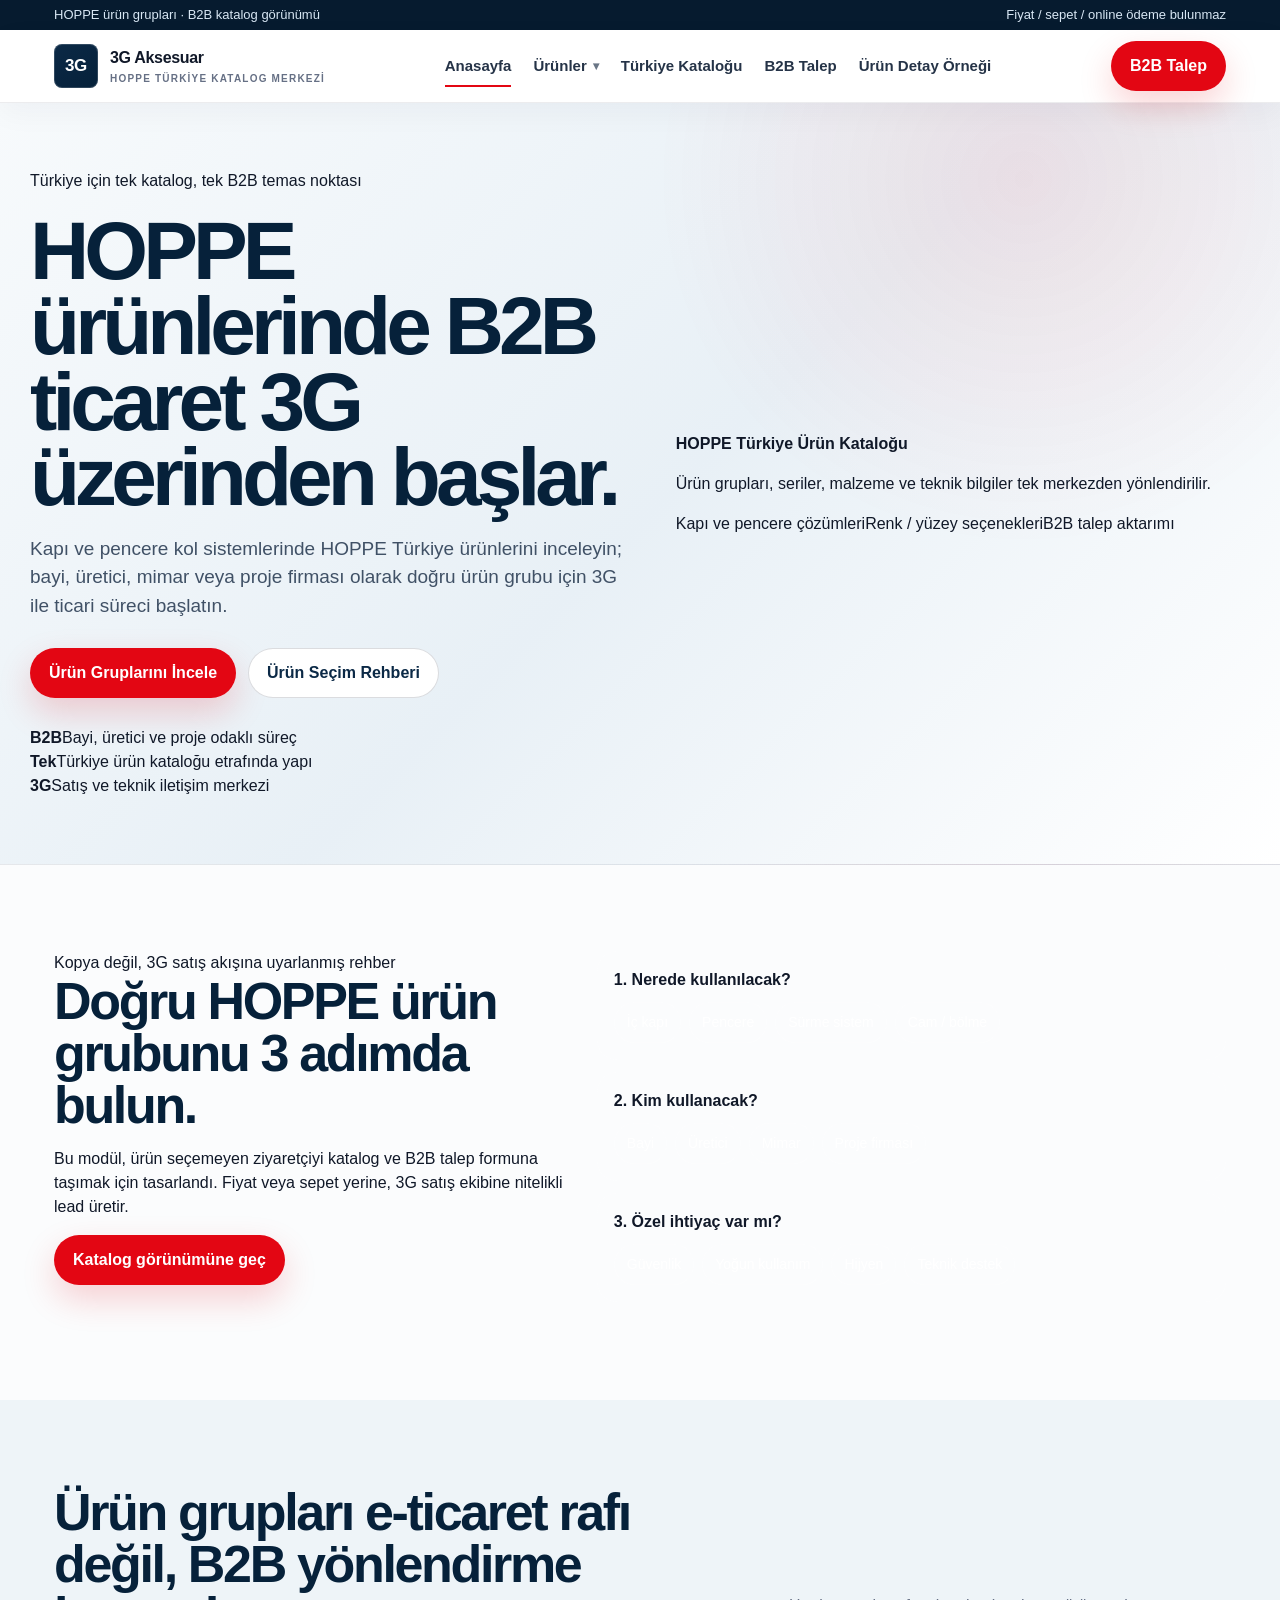
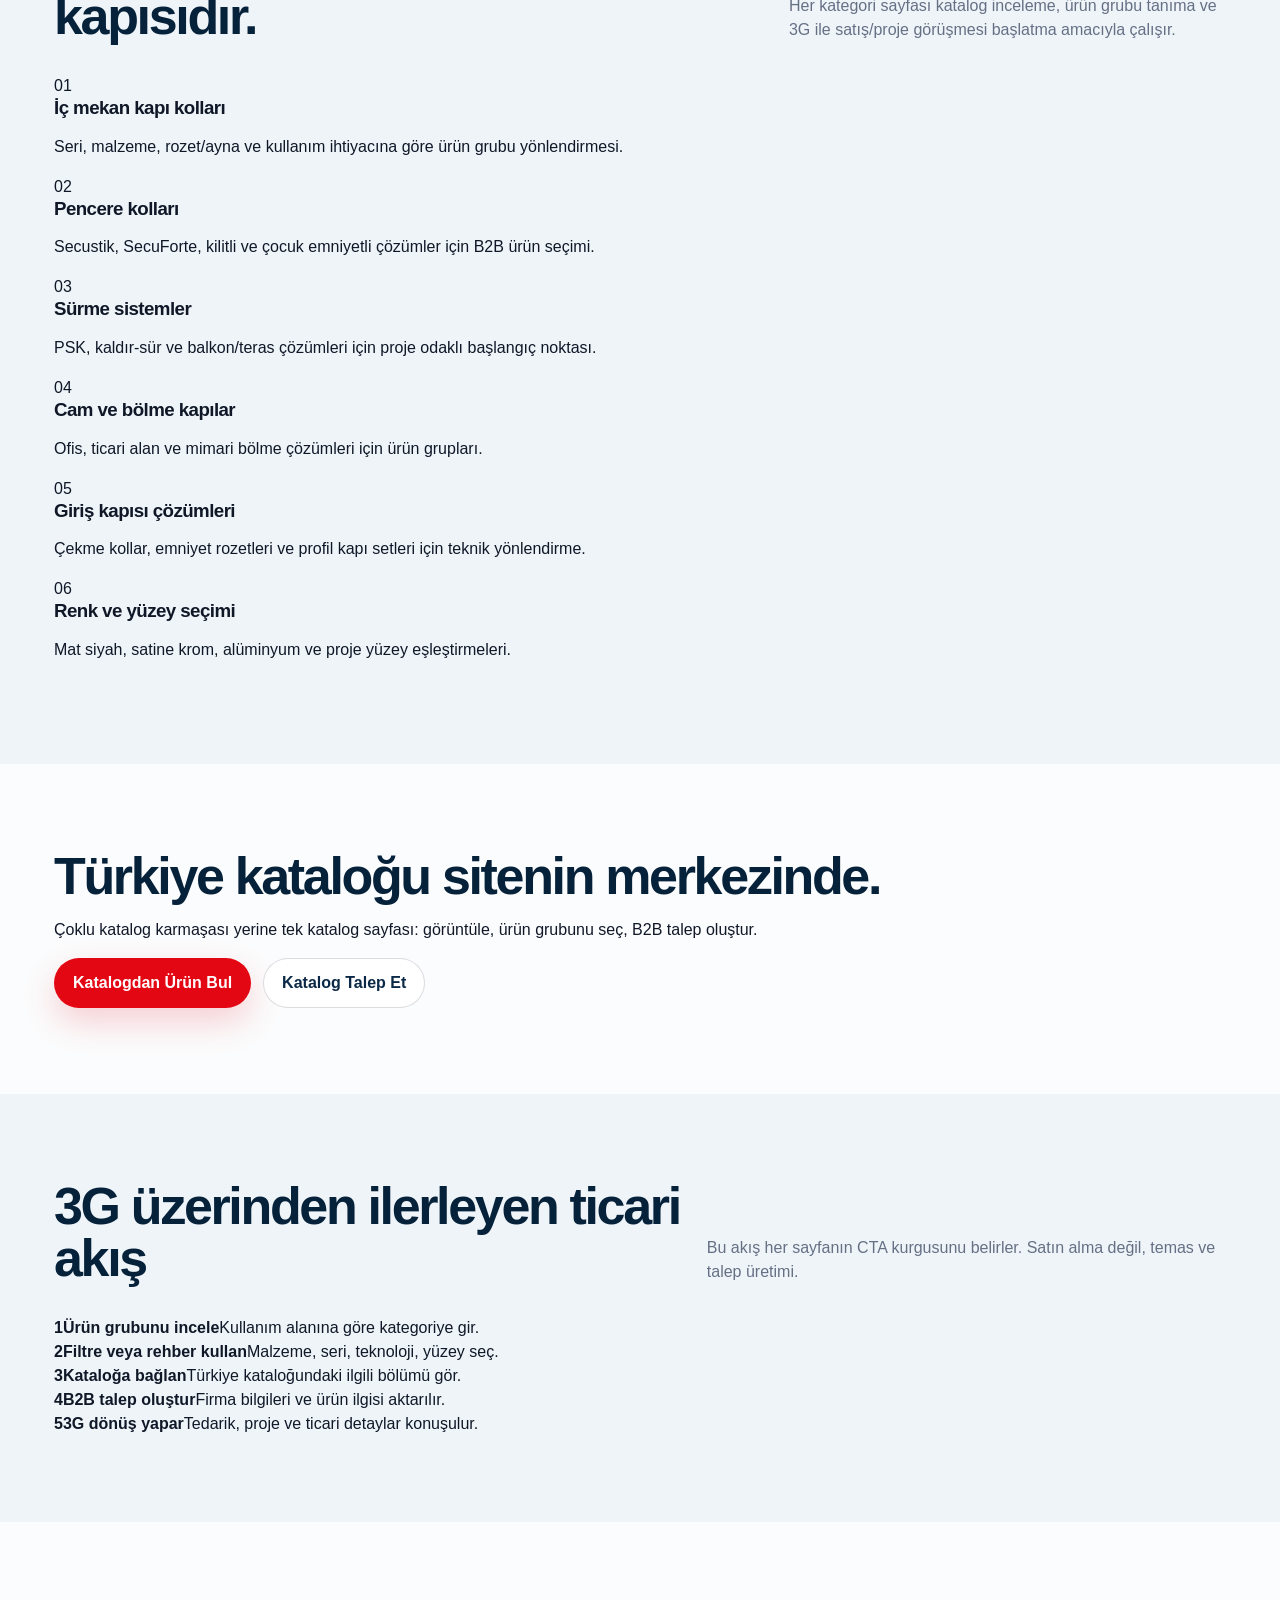
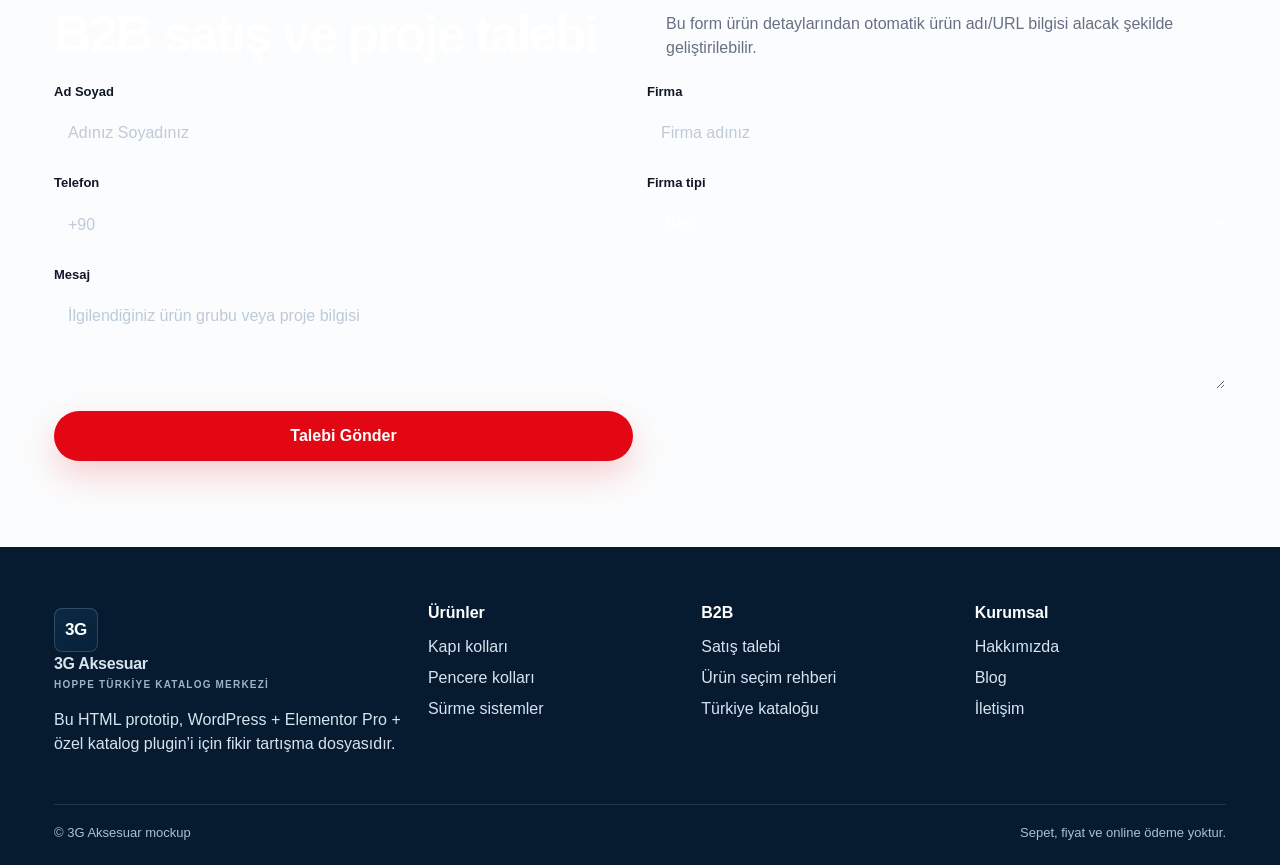
<file: index.html>
<!doctype html>
<html lang="tr">
<head>
  <meta charset="utf-8">
  <meta name="viewport" content="width=device-width, initial-scale=1">
  <title>3G | HOPPE Türkiye B2B Katalog ve Proje Merkezi</title>
  <meta name="description" content="3G, HOPPE ürünleri için Türkiye'de B2B katalog, ürün seçimi ve proje talep merkezi olarak kurgulanmış örnek arayüz.">
  <link rel="stylesheet" href="assets/css/styles.css">
</head>
<body>
  <div class="topbar"><div class="container"><span>HOPPE ürün grupları · B2B katalog görünümü</span><span>Fiyat / sepet / online ödeme bulunmaz</span></div></div>
  <header class="site-header">
    <div class="container navbar">
      <a class="brand" href="index.html"><span class="brand-mark"></span><span>3G Aksesuar<small>HOPPE Türkiye Katalog Merkezi</small></span></a>
      <nav class="nav-links" aria-label="Ana menü"><a class="active" href="index.html">Anasayfa</a><div class="nav-item"><a class="nav-product-trigger" href="urunler.html">Ürünler <span>▾</span></a><div class="nav-dropdown" aria-label="Ürün kategorileri"><a href="urunler.html">Kapı kolları</a><a href="urunler.html">Çekme kolları</a><a href="urunler.html">Pencere kolları</a><a href="urunler.html">Sürme sistemler</a><a href="urunler.html">Cam ve bölme kapı kolları</a><a href="urunler.html">Kapı aksesuarları</a></div></div><a href="#catalog">Türkiye Kataloğu</a><a href="#lead">B2B Talep</a><a href="urun-detay.html">Ürün Detay Örneği</a></nav>
      <div class="actions"><a class="btn btn-primary" href="#lead">B2B Talep</a><button class="mobile-toggle" type="button" aria-label="Menü" aria-expanded="false" aria-controls="mobileNavigation" data-mobile-toggle>☰</button></div>
    </div>
  </header>
  <div class="mobile-menu" id="mobileNavigation" data-mobile-menu hidden>
    <div class="mobile-menu-panel">
      <div class="mobile-menu-head"><a class="brand" href="index.html"><span class="brand-mark"></span><span>3G Aksesuar<small>HOPPE Türkiye Katalog Merkezi</small></span></a><button class="mobile-menu-close" type="button" aria-label="Menüyü kapat" data-mobile-close>×</button></div>
      <nav class="mobile-menu-nav" aria-label="Mobil menü"><a class="active" href="index.html">Anasayfa</a><details class="mobile-menu-products"><summary>Ürünler</summary><div class="mobile-subnav"><a href="urunler.html">Kapı kolları</a><a href="urunler.html">Çekme kolları</a><a href="urunler.html">Pencere kolları</a><a href="urunler.html">Sürme sistemler</a><a href="urunler.html">Cam ve bölme kapı kolları</a><a href="urunler.html">Kapı aksesuarları</a></div></details><a href="#catalog">Türkiye Kataloğu</a><a href="#lead">B2B Talep</a><a href="urun-detay.html">Ürün Detay Örneği</a></nav>
      <a class="btn btn-primary mobile-menu-cta" href="#lead">B2B Talep</a>
    </div>
  </div>

  <main>
    <section class="hero">
      <div class="container hero-grid">
        <div>
          <span class="eyebrow">Türkiye için tek katalog, tek B2B temas noktası</span>
          <h1>HOPPE ürünlerinde B2B ticaret 3G üzerinden başlar.</h1>
          <p class="lead">Kapı ve pencere kol sistemlerinde HOPPE Türkiye ürünlerini inceleyin; bayi, üretici, mimar veya proje firması olarak doğru ürün grubu için 3G ile ticari süreci başlatın.</p>
          <div class="hero-actions">
            <a class="btn btn-primary" href="urunler.html">Ürün Gruplarını İncele</a>
            <a class="btn btn-outline" href="#assistant">Ürün Seçim Rehberi</a>
          </div>
          <div class="trust-row">
            <div class="trust"><strong>B2B</strong><span>Bayi, üretici ve proje odaklı süreç</span></div>
            <div class="trust"><strong>Tek</strong><span>Türkiye ürün kataloğu etrafında yapı</span></div>
            <div class="trust"><strong>3G</strong><span>Satış ve teknik iletişim merkezi</span></div>
          </div>
        </div>
        <div class="hero-visual" aria-label="Kapı kolu katalog görseli">
          <div class="blueprint"></div>
          <div class="handle-scene"><div class="handle"></div></div>
          <div class="catalog-card">
            <strong>HOPPE Türkiye Ürün Kataloğu</strong>
            <p>Ürün grupları, seriler, malzeme ve teknik bilgiler tek merkezden yönlendirilir.</p>
            <div class="mini-list"><span>Kapı ve pencere çözümleri</span><span>Renk / yüzey seçenekleri</span><span>B2B talep aktarımı</span></div>
          </div>
        </div>
      </div>
    </section>

    <section class="section" id="assistant">
      <div class="container">
        <div class="assistant">
          <div class="assistant-grid">
            <div>
              <span class="eyebrow">Kopya değil, 3G satış akışına uyarlanmış rehber</span>
              <h2>Doğru HOPPE ürün grubunu 3 adımda bulun.</h2>
              <p>Bu modül, ürün seçemeyen ziyaretçiyi katalog ve B2B talep formuna taşımak için tasarlandı. Fiyat veya sepet yerine, 3G satış ekibine nitelikli lead üretir.</p>
              <a class="btn btn-primary" href="urunler.html">Katalog görünümüne geç</a>
            </div>
            <div class="steps">
              <div class="step-card"><strong>1. Nerede kullanılacak?</strong><div class="choice-row"><button class="choice" data-group="usage" data-assistant-choice="iç kapı">İç kapı</button><button class="choice" data-group="usage" data-assistant-choice="pencere">Pencere</button><button class="choice" data-group="usage" data-assistant-choice="sürme sistem">Sürme sistem</button><button class="choice" data-group="usage" data-assistant-choice="cam bölme">Cam / bölme</button></div></div>
              <div class="step-card"><strong>2. Kim kullanacak?</strong><div class="choice-row"><button class="choice" data-group="user" data-assistant-choice="bayi">Bayi</button><button class="choice" data-group="user" data-assistant-choice="üretici">Üretici</button><button class="choice" data-group="user" data-assistant-choice="mimar">Mimar</button><button class="choice" data-group="user" data-assistant-choice="proje">Proje firması</button></div></div>
              <div class="step-card"><strong>3. Özel ihtiyaç var mı?</strong><div class="choice-row"><button class="choice" data-group="need" data-assistant-choice="güvenlik">Güvenlik</button><button class="choice" data-group="need" data-assistant-choice="yoğun kullanım">Yoğun kullanım</button><button class="choice" data-group="need" data-assistant-choice="hijyen">Hijyen</button><button class="choice" data-group="need" data-assistant-choice="teknik destek">Teknik destek</button></div></div>
              <div class="assistant-result"></div>
            </div>
          </div>
        </div>
      </div>
    </section>

    <section class="section section-muted">
      <div class="container">
        <div class="section-head">
          <h2 class="section-title">Ürün grupları e-ticaret rafı değil, B2B yönlendirme kapısıdır.</h2>
          <p class="section-copy">Her kategori sayfası katalog inceleme, ürün grubu tanıma ve 3G ile satış/proje görüşmesi başlatma amacıyla çalışır.</p>
        </div>
        <div class="product-groups">
          <a class="group-card" href="urunler.html"><div><span class="num">01</span><h3>İç mekan kapı kolları</h3><p>Seri, malzeme, rozet/ayna ve kullanım ihtiyacına göre ürün grubu yönlendirmesi.</p></div><div class="abstract-product"></div></a>
          <a class="group-card" href="urunler.html"><div><span class="num">02</span><h3>Pencere kolları</h3><p>Secustik, SecuForte, kilitli ve çocuk emniyetli çözümler için B2B ürün seçimi.</p></div><div class="abstract-product"></div></a>
          <a class="group-card" href="urunler.html"><div><span class="num">03</span><h3>Sürme sistemler</h3><p>PSK, kaldır-sür ve balkon/teras çözümleri için proje odaklı başlangıç noktası.</p></div><div class="abstract-product"></div></a>
          <a class="group-card" href="urunler.html"><div><span class="num">04</span><h3>Cam ve bölme kapılar</h3><p>Ofis, ticari alan ve mimari bölme çözümleri için ürün grupları.</p></div><div class="abstract-product"></div></a>
          <a class="group-card" href="urunler.html"><div><span class="num">05</span><h3>Giriş kapısı çözümleri</h3><p>Çekme kollar, emniyet rozetleri ve profil kapı setleri için teknik yönlendirme.</p></div><div class="abstract-product"></div></a>
          <a class="group-card" href="urunler.html"><div><span class="num">06</span><h3>Renk ve yüzey seçimi</h3><p>Mat siyah, satine krom, alüminyum ve proje yüzey eşleştirmeleri.</p></div><div class="abstract-product"></div></a>
        </div>
      </div>
    </section>

    <section class="section" id="catalog">
      <div class="container cta-band">
        <div><h2>Türkiye kataloğu sitenin merkezinde.</h2><p>Çoklu katalog karmaşası yerine tek katalog sayfası: görüntüle, ürün grubunu seç, B2B talep oluştur.</p></div>
        <div class="hero-actions" style="margin:0"><a class="btn btn-primary" href="urunler.html">Katalogdan Ürün Bul</a><a class="btn btn-outline" href="#lead">Katalog Talep Et</a></div>
      </div>
    </section>

    <section class="section section-muted">
      <div class="container">
        <div class="section-head"><h2 class="section-title">3G üzerinden ilerleyen ticari akış</h2><p class="section-copy">Bu akış her sayfanın CTA kurgusunu belirler. Satın alma değil, temas ve talep üretimi.</p></div>
        <div class="process">
          <div class="process-step"><b>1</b><strong>Ürün grubunu incele</strong><span>Kullanım alanına göre kategoriye gir.</span></div>
          <div class="process-step"><b>2</b><strong>Filtre veya rehber kullan</strong><span>Malzeme, seri, teknoloji, yüzey seç.</span></div>
          <div class="process-step"><b>3</b><strong>Kataloğa bağlan</strong><span>Türkiye kataloğundaki ilgili bölümü gör.</span></div>
          <div class="process-step"><b>4</b><strong>B2B talep oluştur</strong><span>Firma bilgileri ve ürün ilgisi aktarılır.</span></div>
          <div class="process-step"><b>5</b><strong>3G dönüş yapar</strong><span>Tedarik, proje ve ticari detaylar konuşulur.</span></div>
        </div>
      </div>
    </section>

    <section class="section" id="lead">
      <div class="container">
        <div class="lead-form">
          <div class="section-head" style="margin-bottom:20px"><h2 class="section-title" style="color:white">B2B satış ve proje talebi</h2><p class="section-copy">Bu form ürün detaylarından otomatik ürün adı/URL bilgisi alacak şekilde geliştirilebilir.</p></div>
          <form class="form-grid">
            <div class="field"><label>Ad Soyad</label><input placeholder="Adınız Soyadınız"></div>
            <div class="field"><label>Firma</label><input placeholder="Firma adınız"></div>
            <div class="field"><label>Telefon</label><input placeholder="+90"></div>
            <div class="field"><label>Firma tipi</label><select><option>Bayi</option><option>Kapı / pencere üreticisi</option><option>Mimarlık ofisi</option><option>Proje firması</option></select></div>
            <div class="field" style="grid-column:1/-1"><label>Mesaj</label><textarea placeholder="İlgilendiğiniz ürün grubu veya proje bilgisi"></textarea></div>
            <button class="btn btn-primary" type="button">Talebi Gönder</button>
          </form>
        </div>
      </div>
    </section>
  </main>

  <footer class="footer" id="contact"><div class="container"><div class="footer-grid"><div><a class="brand" href="index.html"><span class="brand-mark"></span><span>3G Aksesuar<small>HOPPE Türkiye Katalog Merkezi</small></span></a><p>Bu HTML prototip, WordPress + Elementor Pro + özel katalog plugin’i için fikir tartışma dosyasıdır.</p></div><div><h4>Ürünler</h4><a href="urunler.html">Kapı kolları</a><a href="urunler.html">Pencere kolları</a><a href="urunler.html">Sürme sistemler</a></div><div><h4>B2B</h4><a href="#lead">Satış talebi</a><a href="#assistant">Ürün seçim rehberi</a><a href="#catalog">Türkiye kataloğu</a></div><div><h4>Kurumsal</h4><a href="#about">Hakkımızda</a><a href="#blog">Blog</a><a href="#contact">İletişim</a></div></div><div class="footer-bottom"><span>© 3G Aksesuar mockup</span><span>Sepet, fiyat ve online ödeme yoktur.</span></div></div></footer>
  <script src="assets/js/app.js"></script>
</body>
</html>
</file>
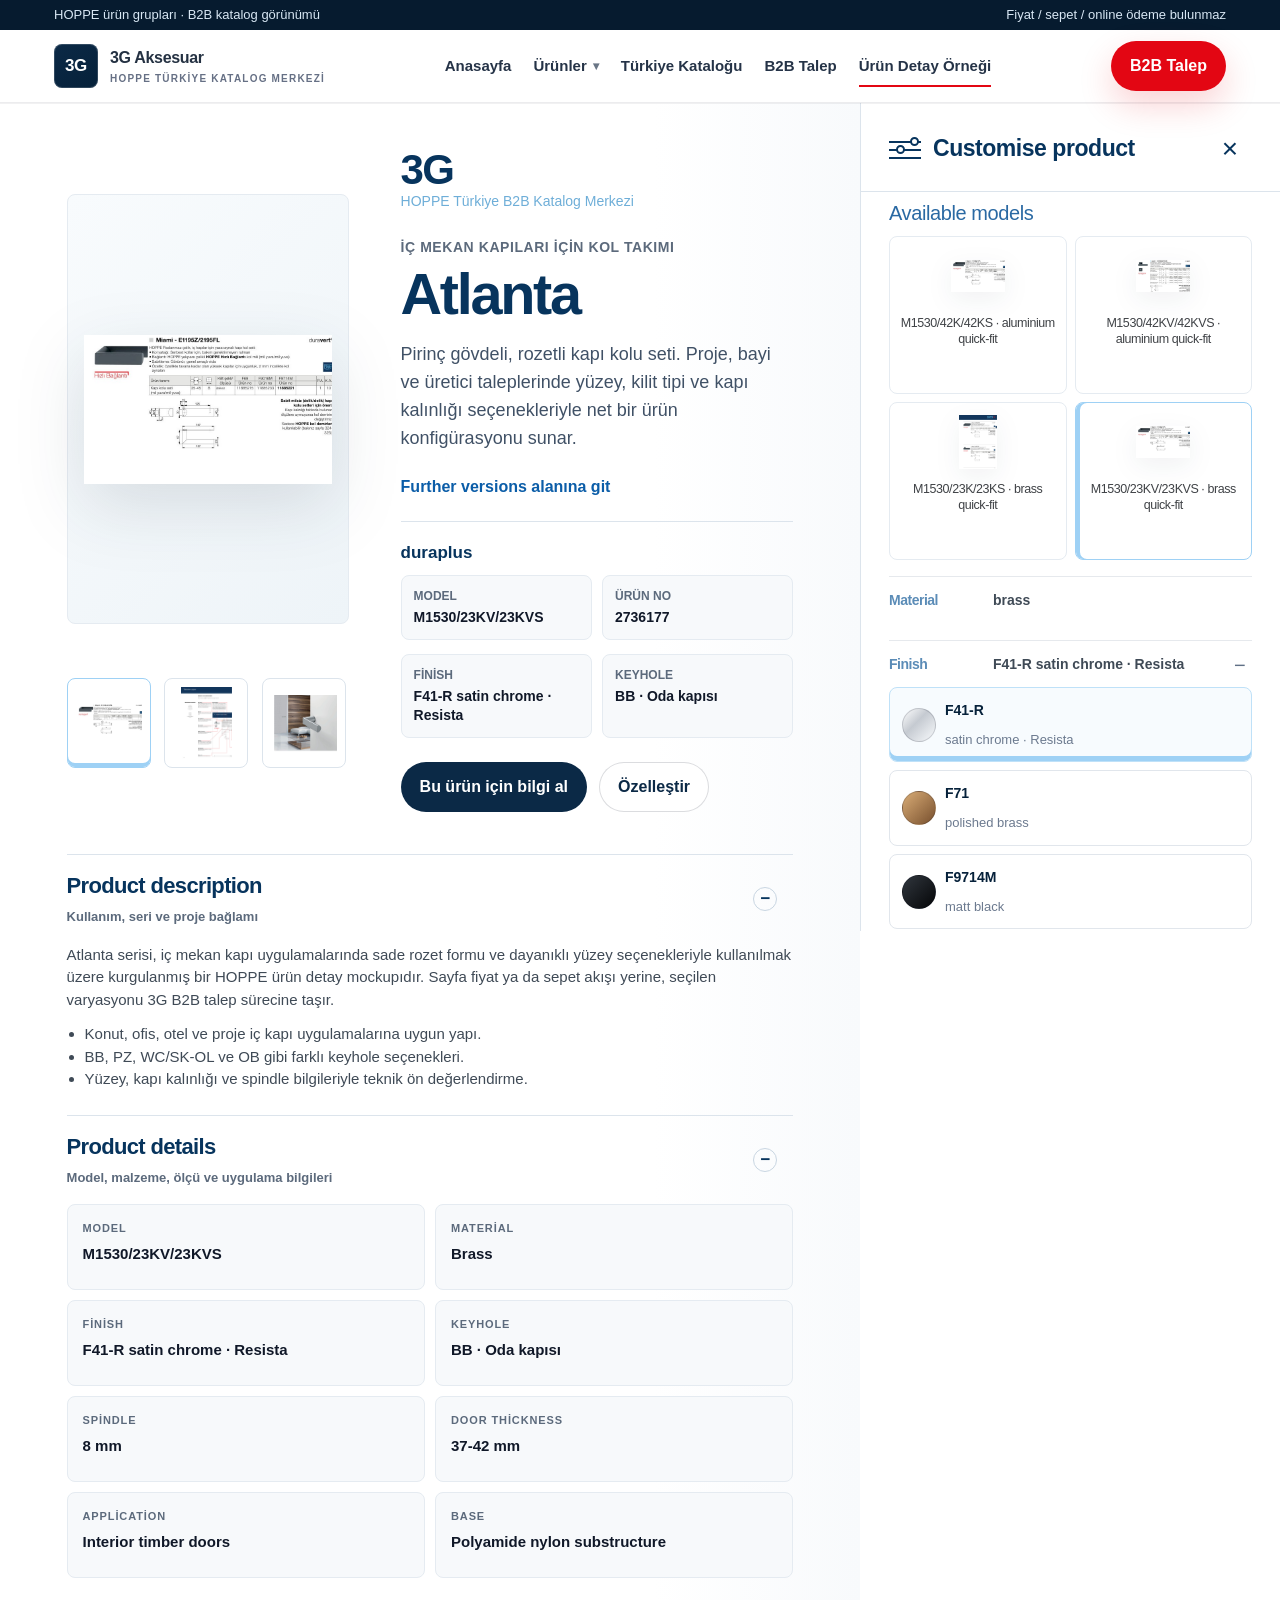
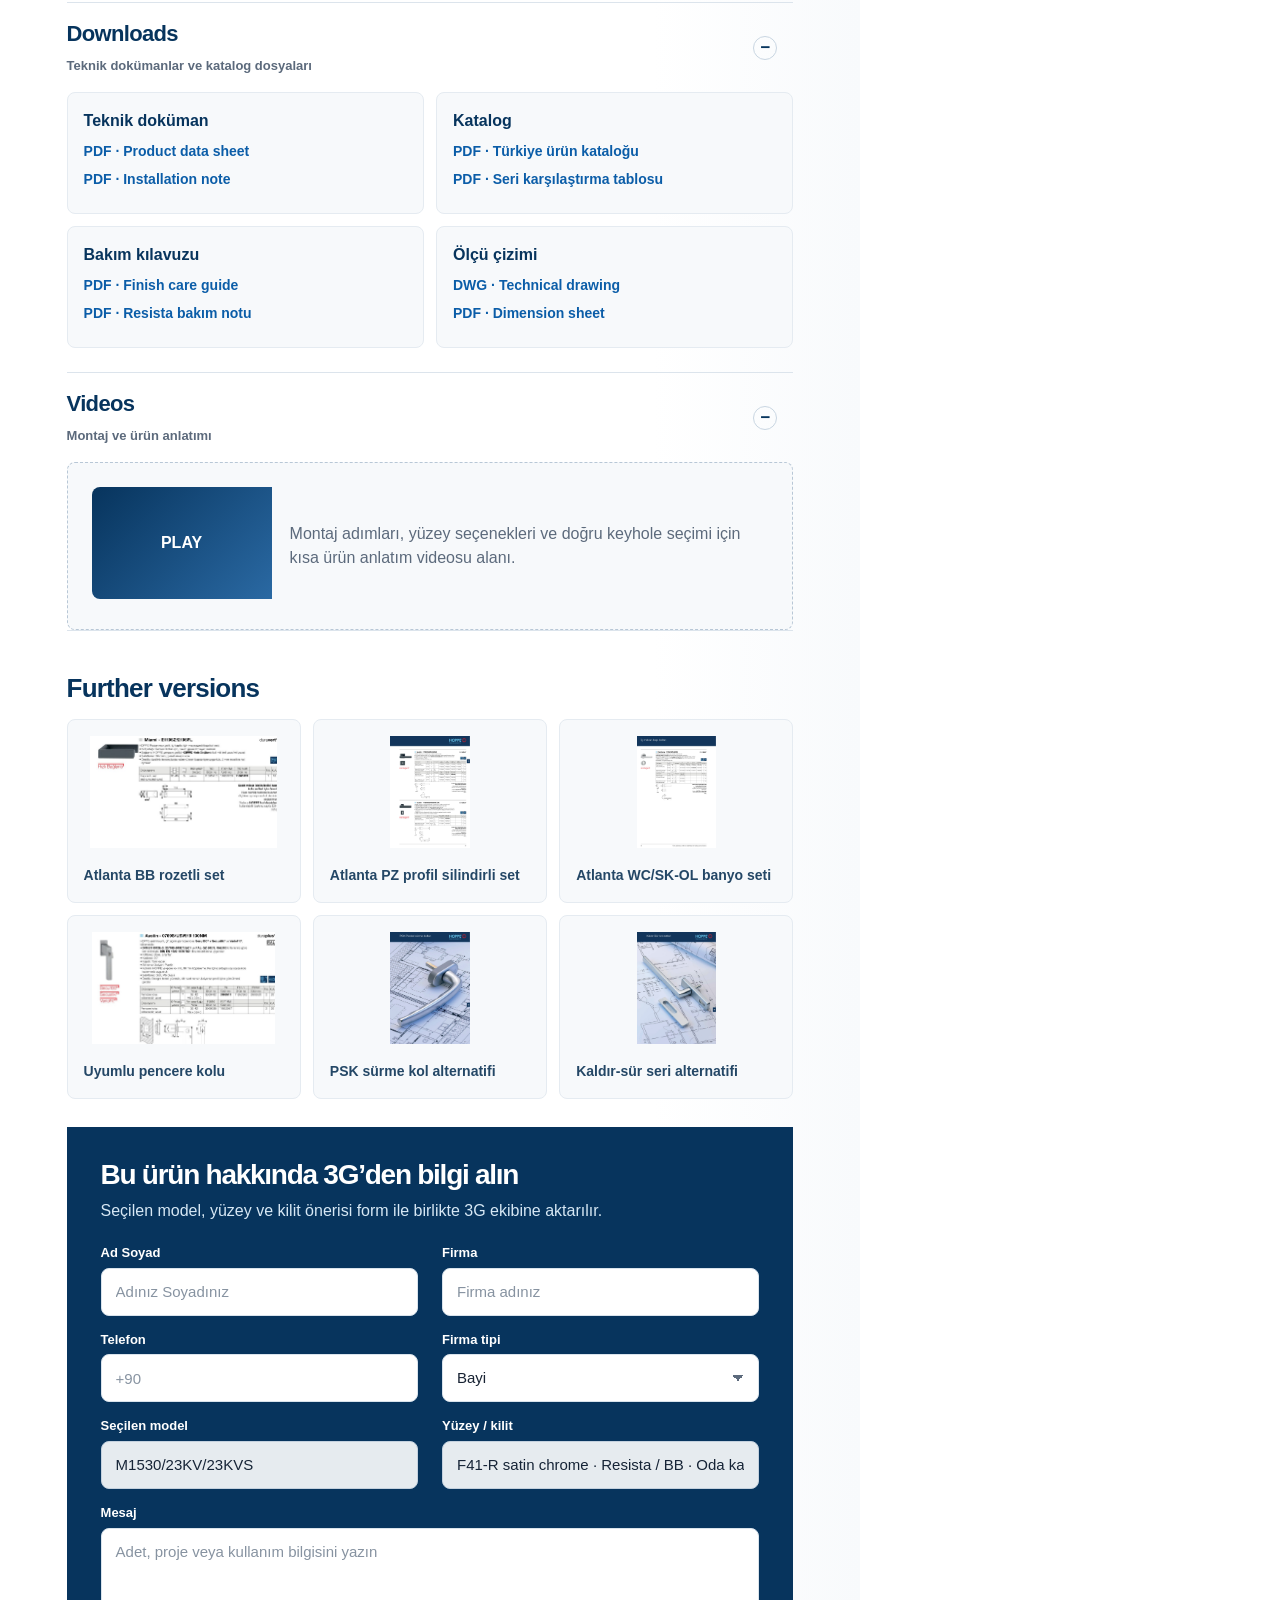
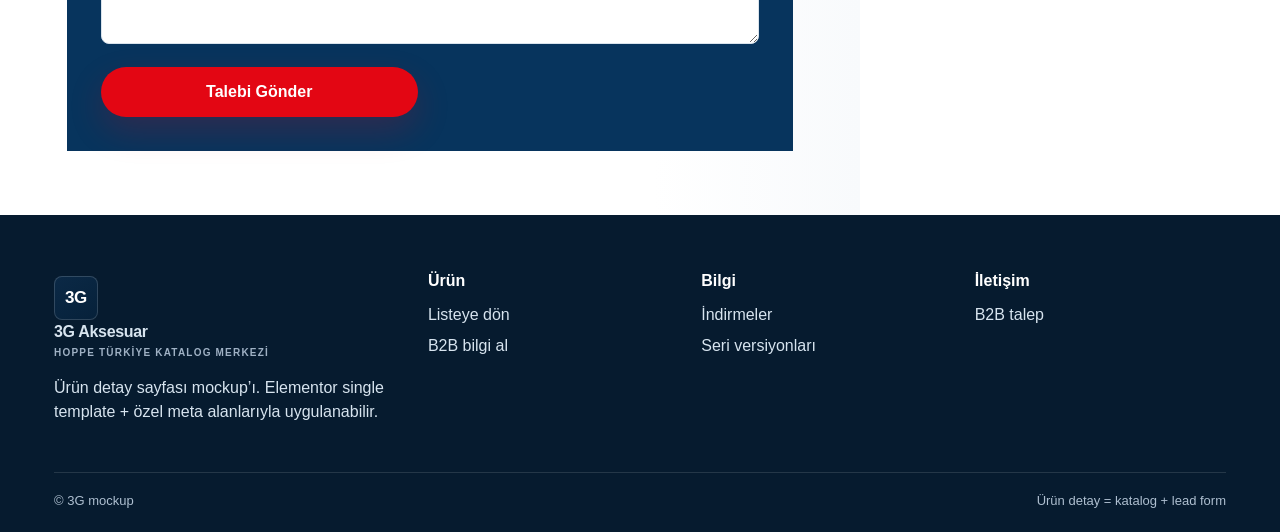
<file: urun-detay.html>
<!doctype html>
<html lang="tr">
<head>
  <meta charset="utf-8">
  <meta name="viewport" content="width=device-width, initial-scale=1">
  <title>Atlanta Kapı Kolu Takımı | 3G Ürün Detay Mockup</title>
  <meta name="description" content="3G için B2B katalog mantığında hazırlanmış HOPPE ürün detay sayfası mockupı.">
  <link rel="stylesheet" href="assets/css/styles.css">
  <style>
    .detail-page-v6 {
      --detail-bg: #fff;
      --detail-surface: #fff;
      --detail-line: #dce4ec;
      --detail-ink: #101828;
      --detail-muted: #5c6a7c;
      --detail-blue: #07345d;
      --detail-red: #e30613;
      --detail-soft-blue: #edf5fb;
      --detail-header-offset: 72px;
      --detail-radius: 8px;
      background: var(--detail-bg);
    }

    .detail-page-v6 .topbar {
      background: #061b2f;
    }

    .detail-page-v6 .site-header {
      position: sticky;
      top: 0;
      z-index: 120;
    }

    .detail-page-v6 .product-detail-shell {
      display: grid;
      grid-template-columns: minmax(0, 1fr) 420px;
      gap: 0;
      width: 100%;
      min-height: calc(100vh - var(--detail-header-offset));
      margin: 0;
      padding: 0;
      background: #fff;
      align-items: start;
    }

    .detail-page-v6 .product-detail-shell.is-customizer-closed {
      grid-template-columns: minmax(0, 1fr);
    }

    .detail-page-v6 .product-detail-shell.is-customizer-closed .product-detail-left {
      grid-template-columns: minmax(420px, 0.9fr) minmax(480px, 1.1fr);
    }

    .detail-page-v6 .product-detail-canvas {
      min-width: 0;
      background: linear-gradient(90deg, #fff 0%, #fff 76%, #f8fafc 100%);
    }

    .detail-page-v6 .product-detail-left {
      display: grid;
      grid-template-columns: minmax(280px, 0.72fr) minmax(380px, 1fr);
      gap: clamp(34px, 4vw, 62px);
      min-height: 650px;
      padding: 48px clamp(34px, 5.2vw, 88px) 42px;
      align-items: center;
    }

    .detail-page-v6 .product-media-column,
    .detail-page-v6 .product-info-column,
    .detail-page-v6 .product-description-card,
    .detail-page-v6 .further-series {
      background: transparent;
      border: 0;
      box-shadow: none;
    }

    .detail-page-v6 .product-media-column {
      padding: 0;
    }

    .detail-page-v6 .big-product-object {
      display: grid;
      height: 430px;
      place-items: center;
      background: linear-gradient(135deg, #f8fbfd, #eef4f8);
      border: 1px solid #e5ebf1;
      border-radius: var(--detail-radius);
    }

    .detail-page-v6 .big-product-object img {
      max-width: 88%;
      max-height: 390px;
      object-fit: contain;
    }

    .detail-page-v6 .side-thumbs {
      display: grid;
      grid-template-columns: repeat(3, 1fr);
      gap: 10px;
      margin-top: 12px;
    }

    .detail-page-v6 .side-thumbs button {
      height: 90px;
      padding: 8px;
      border: 1px solid var(--detail-line);
      border-radius: var(--detail-radius);
      background: #fff;
      cursor: pointer;
    }

    .detail-page-v6 .side-thumbs button.active {
      border-color: #9ed1f5;
      box-shadow: inset 0 -4px 0 #9ed1f5;
    }

    .detail-page-v6 .side-thumbs img {
      width: 100%;
      height: 100%;
      object-fit: contain;
    }

    .detail-page-v6 .product-info-column {
      max-width: 590px;
      padding: 0;
    }

    .detail-page-v6 .hoppe-style-mark {
      margin-bottom: 24px;
      color: #6eaed8;
    }

    .detail-page-v6 .hoppe-style-mark strong {
      display: block;
      color: var(--detail-blue);
      font-size: 42px;
      line-height: 0.9;
      letter-spacing: -0.04em;
    }

    .detail-page-v6 .hoppe-style-mark span {
      font-size: 14px;
      color: #6eaed8;
    }

    .detail-page-v6 .product-eyebrow {
      margin: 0 0 8px;
      color: var(--detail-muted);
      font-size: 14px;
      font-weight: 800;
      letter-spacing: 0.04em;
      text-transform: uppercase;
    }

    .detail-page-v6 h1 {
      margin: 0 0 18px;
      color: var(--detail-blue);
      font-size: clamp(38px, 4.5vw, 58px);
      line-height: 1;
      letter-spacing: -0.04em;
    }

    .detail-page-v6 .product-short-desc {
      max-width: 58ch;
      margin: 0 0 22px;
      color: #405166;
      font-size: 18px;
      line-height: 1.55;
    }

    .detail-page-v6 .mobile-customize-trigger {
      display: none;
      width: 100%;
      margin: 0 0 20px;
    }

    .detail-page-v6 .series-link {
      display: inline-flex;
      margin: 0 0 22px;
      color: #0b5da8;
      font-size: 16px;
      font-weight: 800;
    }

    .detail-page-v6 .product-meta-card {
      border-top: 1px solid var(--detail-line);
      padding-top: 18px;
    }

    .detail-page-v6 .product-meta-card .category-line {
      margin-bottom: 8px;
      color: var(--detail-blue);
      font-size: 17px;
    }

    .detail-page-v6 .product-meta-card dl {
      display: grid;
      grid-template-columns: repeat(2, minmax(0, 1fr));
      gap: 10px;
      margin: 0;
    }

    .detail-page-v6 .product-meta-card dl div {
      padding: 12px;
      background: #f7f9fb;
      border: 1px solid #e5ebf1;
      border-radius: var(--detail-radius);
      font-size: 14px;
      line-height: 1.35;
    }

    .detail-page-v6 .product-meta-card dt {
      display: block;
      color: var(--detail-muted);
      font-size: 12px;
      font-weight: 800;
      text-transform: uppercase;
    }

    .detail-page-v6 .product-meta-card dt::after {
      content: "";
    }

    .detail-page-v6 .product-meta-card dd {
      display: block;
      margin: 4px 0 0;
      color: var(--detail-ink);
      font-weight: 800;
    }

    .detail-page-v6 .product-action-row {
      display: flex;
      gap: 12px;
      flex-wrap: wrap;
      margin-top: 22px;
    }

    .detail-page-v6 .below-detail-blocks {
      padding: 0 clamp(34px, 5.2vw, 88px) 0;
    }

    .detail-page-v6 .product-description-card {
      max-width: none;
      margin: 0;
      padding: 0;
      border-top: 1px solid var(--detail-line);
      border-bottom: 1px solid var(--detail-line);
    }

    .detail-page-v6 .detail-accordion.clean {
      margin: 0;
      border-bottom: 1px solid var(--detail-line);
    }

    .detail-page-v6 .detail-accordion.clean:last-child {
      border-bottom: 0;
    }

    .detail-page-v6 .detail-accordion.clean summary {
      display: grid;
      grid-template-columns: minmax(0, 1fr) 24px;
      gap: 10px 16px;
      align-items: center;
      min-height: 76px;
      padding: 18px 16px 18px 0;
      list-style: none;
      cursor: pointer;
    }

    .detail-page-v6 .detail-accordion.clean summary::-webkit-details-marker {
      display: none;
    }

    .detail-page-v6 .detail-accordion.clean summary::marker {
      content: "";
    }

    .detail-page-v6 .detail-accordion.clean summary span {
      color: var(--detail-blue);
      font-size: 22px;
      font-weight: 900;
      letter-spacing: -0.03em;
      line-height: 1.15;
    }

    .detail-page-v6 .detail-accordion.clean summary small {
      grid-column: 1;
      color: var(--detail-muted);
      font-size: 13px;
      font-weight: 700;
      line-height: 1.35;
    }

    .detail-page-v6 .detail-accordion.clean summary::after {
      content: "+";
      display: grid;
      grid-column: 2;
      grid-row: 1 / span 2;
      width: 22px;
      height: 22px;
      place-items: center;
      align-self: center;
      justify-self: end;
      border: 1px solid #c9d6e2;
      border-radius: 50%;
      color: var(--detail-blue);
      font-size: 17px;
      font-weight: 800;
      line-height: 20px;
    }

    .detail-page-v6 .detail-accordion.clean[open] summary::after {
      content: "\2212";
    }

    .detail-page-v6 .description-content,
    .detail-page-v6 .download-groups,
    .detail-page-v6 .video-placeholder {
      padding-bottom: 24px;
    }

    .detail-page-v6 .description-content {
      color: #3f4a56;
      font-size: 15px;
    }

    .detail-page-v6 .description-content ul {
      margin: 12px 0 0;
      padding-left: 18px;
    }

    .detail-page-v6 .detail-facts-matrix.compact {
      display: grid;
      grid-template-columns: repeat(2, minmax(0, 1fr));
      gap: 10px;
      margin: 0 0 24px;
      border: 0;
    }

    .detail-page-v6 .detail-facts-matrix.compact div {
      min-height: 86px;
      padding: 15px;
      background: #f7f9fb;
      border: 1px solid #e5ebf1;
      border-radius: var(--detail-radius);
    }

    .detail-page-v6 .detail-facts-matrix.compact b {
      display: block;
      margin-bottom: 7px;
      color: var(--detail-muted);
      font-size: 11px;
      letter-spacing: 0.08em;
      text-transform: uppercase;
    }

    .detail-page-v6 .detail-facts-matrix.compact span {
      display: block;
      color: var(--detail-ink);
      font-size: 15px;
      font-weight: 800;
      line-height: 1.35;
    }

    .detail-page-v6 .download-groups {
      display: grid;
      grid-template-columns: repeat(2, minmax(0, 1fr));
      gap: 12px;
    }

    .detail-page-v6 .download-group {
      padding: 16px;
      background: #f7f9fb;
      border: 1px solid #e5ebf1;
      border-radius: var(--detail-radius);
    }

    .detail-page-v6 .download-group h4 {
      margin: 0 0 8px;
      color: var(--detail-blue);
      font-size: 16px;
    }

    .detail-page-v6 .download-group a {
      display: block;
      margin: 7px 0;
      color: #0b5da8;
      font-size: 14px;
      font-weight: 800;
    }

    .detail-page-v6 .video-placeholder {
      display: grid;
      grid-template-columns: 180px minmax(0, 1fr);
      gap: 18px;
      align-items: center;
      margin-bottom: 0;
      border: 1px dashed #b8c7d6;
      border-radius: var(--detail-radius);
      background: #f7f9fb;
      color: var(--detail-muted);
    }

    .detail-page-v6 .video-placeholder span {
      display: grid;
      min-height: 112px;
      place-items: center;
      border-radius: var(--detail-radius) 0 0 var(--detail-radius);
      background: linear-gradient(135deg, #07345d, #2a69a3);
      color: #fff;
      font-weight: 900;
    }

    .detail-page-v6 .video-placeholder p {
      margin: 0;
      padding-right: 18px;
    }

    .detail-page-v6 .further-series {
      margin-top: 44px;
      padding: 0 clamp(34px, 5.2vw, 88px);
      background: transparent;
    }

    .detail-page-v6 .container-ish {
      max-width: none;
      margin: 0;
    }

    .detail-page-v6 .further-series h2 {
      margin: 0 0 18px;
      color: var(--detail-blue);
      text-align: left;
      font-size: 26px;
      letter-spacing: -0.03em;
    }

    .detail-page-v6 .series-grid {
      display: grid;
      grid-template-columns: repeat(3, minmax(0, 1fr));
      gap: 12px;
    }

    .detail-page-v6 .series-card {
      min-height: 184px;
      padding: 16px;
      background: #f7f9fb;
      border: 1px solid #e5ebf1;
      border-radius: var(--detail-radius);
    }

    .detail-page-v6 .series-card img {
      height: 112px;
      object-fit: contain;
      margin: 0 auto 12px;
    }

    .detail-page-v6 .series-card span {
      color: #244766;
      font-size: 14px;
      font-weight: 900;
    }

    .detail-page-v6 .detail-contact-band {
      margin: 28px clamp(34px, 5.2vw, 88px) 64px;
      max-width: none;
    }

    .detail-page-v6 .detail-contact-band .form-grid {
      width: 100%;
      max-width: none;
      grid-template-columns: repeat(2, minmax(0, 1fr));
      gap: 16px 24px;
      align-items: start;
    }

    .detail-page-v6 .detail-contact-band .field label {
      display: block;
      margin-bottom: 7px;
      font-size: 13px;
      font-weight: 800;
      line-height: 1.2;
    }

    .detail-page-v6 .detail-contact-band .field input,
    .detail-page-v6 .detail-contact-band .field select,
    .detail-page-v6 .detail-contact-band .field textarea {
      width: 100%;
      box-sizing: border-box;
      border: 1px solid #d9e3ec;
      border-radius: var(--detail-radius);
      background-color: #fff;
      color: #182333;
      font-size: 15px;
      line-height: 1.35;
      box-shadow: none;
    }

    .detail-page-v6 .detail-contact-band .field input,
    .detail-page-v6 .detail-contact-band .field select {
      height: 48px;
      min-height: 48px;
      padding: 0 14px;
    }

    .detail-page-v6 .detail-contact-band .field select {
      appearance: none;
      padding-right: 38px;
      background-image:
        linear-gradient(45deg, transparent 50%, #5c6a7c 50%),
        linear-gradient(135deg, #5c6a7c 50%, transparent 50%);
      background-position:
        calc(100% - 20px) 50%,
        calc(100% - 14px) 50%;
      background-size: 6px 6px, 6px 6px;
      background-repeat: no-repeat;
    }

    .detail-page-v6 .detail-contact-band .field textarea {
      min-height: 116px;
      padding: 13px 14px;
      resize: vertical;
    }

    .detail-page-v6 .detail-contact-band .field input::placeholder,
    .detail-page-v6 .detail-contact-band .field textarea::placeholder {
      color: #8793a1;
    }

    .detail-page-v6 .customizer-dock {
      position: sticky;
      top: var(--detail-header-offset);
      z-index: 30;
      width: 100%;
      min-width: 0;
      min-height: calc(100vh - var(--detail-header-offset));
      max-height: calc(100vh - var(--detail-header-offset));
      height: calc(100vh - var(--detail-header-offset));
      box-sizing: border-box;
      overflow: auto;
      background: var(--detail-surface);
      border: 0;
      border-left: 1px solid var(--detail-line);
      box-shadow: none;
    }

    .detail-page-v6 .customizer-dock:not(.is-open) {
      display: none;
      min-height: 0;
    }

    .detail-page-v6 .customizer-side-header {
      position: sticky;
      top: 0;
      z-index: 2;
      display: flex;
      align-items: center;
      gap: 12px;
      min-height: 64px;
      box-sizing: border-box;
      padding: 24px 28px 20px !important;
      background: #fff;
      border-bottom: 1px solid var(--detail-line);
    }

    .detail-page-v6 .customizer-title-wrap {
      display: flex;
      flex: 1;
      min-width: 0;
      align-items: center;
      gap: 12px;
    }

    .detail-page-v6 .customizer-title-wrap h2 {
      min-width: 0;
      margin: 0;
      color: var(--detail-blue);
      font-size: 23px;
      font-weight: 800;
      line-height: 1.2;
      letter-spacing: -0.02em;
    }

    .detail-page-v6 .sliders-mark {
      flex: 0 0 32px;
      width: 32px;
      height: 22px;
    }

    .detail-page-v6 .customizer-close {
      display: grid;
      flex: 0 0 44px;
      width: 44px;
      height: 44px;
      place-items: center;
      border: 0;
      background: transparent;
      color: var(--detail-blue);
      font-size: 28px;
      line-height: 1;
      cursor: pointer;
    }

    .detail-page-v6 .customizer-open-note {
      display: none !important;
    }

    .detail-page-v6 .customizer-content-side {
      display: grid;
      gap: 16px;
      box-sizing: border-box;
      padding: 10px 28px 36px;
    }

    .detail-page-v6 .side-block h3 {
      margin: 0 0 12px;
      color: #2a69a3;
      font-size: 20px;
      letter-spacing: -0.02em;
    }

    .detail-page-v6 .dock-model-grid {
      display: grid;
      grid-template-columns: repeat(2, minmax(0, 1fr));
      gap: 8px;
    }

    .detail-page-v6 .model-option-dock {
      display: flex;
      min-height: 158px;
      padding: 12px 8px 16px;
      flex-direction: column;
      align-items: center;
      justify-content: flex-start;
      border: 1px solid #e5ebf1;
      border-radius: var(--detail-radius);
      background: #fff;
      text-align: center;
    }

    .detail-page-v6 .model-option-dock.selected {
      border-color: #9ed1f5;
      box-shadow: inset 4px 0 0 #9ed1f5;
    }

    .detail-page-v6 .model-option-dock::after {
      display: none;
    }

    .detail-page-v6 .model-option-dock img {
      width: 54px;
      height: 54px;
      object-fit: contain;
      margin: 0 auto 12px;
    }

    .detail-page-v6 .model-option-dock span {
      font-size: 12.5px;
      line-height: 1.3;
    }

    .detail-page-v6 .dock-option-row {
      padding: 14px 0;
      border-top: 1px solid #e6e9ed;
    }

    .detail-page-v6 .material-row,
    .detail-page-v6 .interactive-row summary {
      display: grid;
      grid-template-columns: 94px minmax(0, 1fr) 18px;
      gap: 10px;
      align-items: center;
    }

    .detail-page-v6 .material-row {
      grid-template-columns: 94px minmax(0, 1fr);
    }

    .detail-page-v6 .dock-row-label,
    .detail-page-v6 .dock-row-value {
      font-size: 14px;
      line-height: 1.35;
    }

    .detail-page-v6 .dock-row-label {
      color: #5b8cb7;
      font-weight: 800;
    }

    .detail-page-v6 .dock-row-value {
      color: #3f4a56;
      font-weight: 700;
    }

    .detail-page-v6 .interactive-row summary::after {
      content: "+";
      color: #607086;
      font-size: 20px;
      line-height: 1;
      transform: none;
    }

    .detail-page-v6 .interactive-row[open] summary::after {
      content: "\2212";
    }

    .detail-page-v6 .dock-choice-grid {
      display: grid;
      grid-template-columns: 1fr;
      gap: 8px;
      padding-top: 12px;
    }

    .detail-page-v6 .dock-choice-grid .finish-option,
    .detail-page-v6 .dock-choice-grid .lock-option {
      min-height: auto !important;
      padding: 12px;
      border-radius: var(--detail-radius);
    }

    .detail-page-v6 .finish-option {
      display: grid;
      grid-template-columns: 34px minmax(0, 1fr);
      gap: 9px;
    }

    .detail-page-v6 .finish-option .swatch {
      width: 34px;
      height: 34px;
    }

    .detail-page-v6 .finish-option b,
    .detail-page-v6 .lock-option b,
    .detail-page-v6 .lock-option span {
      font-size: 14px;
    }

    .detail-page-v6 .finish-option small,
    .detail-page-v6 .lock-option small {
      font-size: 13px;
    }

    .detail-page-v6 .dock-selection-summary {
      margin-top: 0;
      padding: 15px;
      background: var(--detail-soft-blue);
      border: 1px solid #d6e7f4;
      border-radius: var(--detail-radius);
    }

    .detail-page-v6 .dock-selection-summary .btn {
      width: 100%;
      margin-top: 10px;
    }

    @media (max-width: 1120px) {
      .detail-page-v6 .product-detail-shell {
        grid-template-columns: minmax(0, 1fr) 400px;
      }

      .detail-page-v6 .product-detail-left {
        grid-template-columns: 1fr;
      }
    }

    @media (max-width: 900px) {
      .detail-page-v6 {
        --detail-header-offset: 0px;
      }

      .detail-page-v6 .product-detail-shell {
        display: block;
        width: min(100% - 20px, 820px);
        min-height: auto;
        margin: 0 auto;
        padding: 16px 0 54px;
      }

      .detail-page-v6 .product-detail-shell.is-customizer-closed .product-detail-left {
        display: block;
      }

      .detail-page-v6 .product-detail-left {
        display: block;
        min-height: auto;
        padding: 0;
      }

      .detail-page-v6 .product-media-column,
      .detail-page-v6 .product-info-column,
      .detail-page-v6 .product-description-card,
      .detail-page-v6 .further-series {
        box-shadow: none;
      }

      .detail-page-v6 .product-media-column {
        padding: 0;
      }

      .detail-page-v6 .big-product-object {
        height: 320px;
      }

      .detail-page-v6 .big-product-object img {
        max-height: 270px;
      }

      .detail-page-v6 .side-thumbs {
        grid-template-columns: repeat(3, 1fr);
      }

      .detail-page-v6 .product-info-column {
        margin-top: 24px;
        padding: 0;
      }

      .detail-page-v6 .hoppe-style-mark {
        margin-bottom: 18px;
      }

      .detail-page-v6 h1 {
        font-size: 42px;
      }

      .detail-page-v6 .product-short-desc {
        font-size: 16px;
      }

      .detail-page-v6 .mobile-customize-trigger {
        display: none;
      }

      .detail-page-v6 .product-action-row {
        display: flex;
      }

      .detail-page-v6 .product-meta-card dl,
      .detail-page-v6 .detail-facts-matrix.compact,
      .detail-page-v6 .download-groups,
      .detail-page-v6 .series-grid {
        grid-template-columns: 1fr;
      }

      .detail-page-v6 .product-description-card,
      .detail-page-v6 .further-series {
        padding-right: 0;
        padding-left: 0;
      }

      .detail-page-v6 .video-placeholder {
        grid-template-columns: 1fr;
      }

      .detail-page-v6 .video-placeholder span {
        border-radius: var(--detail-radius) var(--detail-radius) 0 0;
      }

      .detail-page-v6 .video-placeholder p {
        padding: 0 16px 18px;
      }

      .detail-page-v6 .customizer-dock {
        position: fixed;
        inset: 0;
        z-index: 120;
        display: none;
        width: auto;
        min-height: 0;
        max-height: none;
        height: auto;
        overflow: hidden;
        border: 0;
        background: rgba(6, 27, 47, 0.48);
        box-shadow: none;
      }

      .detail-page-v6 .customizer-dock.is-open {
        display: block;
      }

      .detail-page-v6 .customizer-dock:not(.is-open) {
        display: none;
      }

      .detail-page-v6 .customizer-dock::before {
        content: "";
        position: absolute;
        inset: 0;
      }

      .detail-page-v6 .customizer-side-header,
      .detail-page-v6 .customizer-content-side {
        position: relative;
        z-index: 1;
        width: 100%;
        background: #fff;
      }

      .detail-page-v6 .customizer-side-header {
        min-height: 68px;
        padding: 0 12px 0 18px !important;
      }

      .detail-page-v6 .customizer-content-side {
        height: calc(100vh - 68px);
        overflow: auto;
        padding: 16px 18px max(28px, env(safe-area-inset-bottom));
      }

      .detail-page-v6 .dock-model-grid {
        grid-template-columns: 1fr;
      }

      .detail-page-v6 .model-option-dock {
        min-height: 74px;
        display: grid;
        grid-template-columns: 54px minmax(0, 1fr);
        gap: 10px;
        align-items: center;
        text-align: left;
      }

      .detail-page-v6 .model-option-dock img {
        margin: 0;
      }

      .detail-page-v6 .detail-contact-band {
        margin-right: 0;
        margin-left: 0;
        margin-bottom: 44px;
      }

      .detail-page-v6 .detail-contact-band .form-grid {
        grid-template-columns: 1fr;
        gap: 14px;
      }

      body.detail-drawer-open {
        overflow: hidden;
      }
    }

    @media (max-width: 560px) {
      .detail-page-v6 .navbar {
        height: 68px;
      }

      .detail-page-v6 .actions .btn-primary,
      .detail-page-v6 .actions .btn-outline {
        display: none;
      }

      .detail-page-v6 .product-detail-shell {
        width: min(100% - 20px, 760px);
      }

      .detail-page-v6 .big-product-object {
        height: 260px;
      }

      .detail-page-v6 h1 {
        font-size: 36px;
      }

      .detail-page-v6 .product-action-row .btn {
        flex: 1 1 100%;
        justify-content: center;
      }
    }
  </style>
</head>
<body class="detail-page-side detail-page-v6">
  <div class="topbar">
    <div class="container">
      <span>HOPPE ürün grupları · B2B katalog görünümü</span>
      <span>Fiyat / sepet / online ödeme bulunmaz</span>
    </div>
  </div>

  <header class="site-header">
    <div class="container navbar">
      <a class="brand" href="index.html">
        <span class="brand-mark"></span>
        <span>3G Aksesuar<small>HOPPE Türkiye Katalog Merkezi</small></span>
      </a>
      <nav class="nav-links" aria-label="Ana menü">
        <a href="index.html">Anasayfa</a>
        <div class="nav-item">
          <a class="nav-product-trigger" href="urunler.html">Ürünler <span>▾</span></a>
          <div class="nav-dropdown" aria-label="Ürün kategorileri">
            <a href="urunler.html">Kapı kolları</a>
            <a href="urunler.html">Çekme kolları</a>
            <a href="urunler.html">Pencere kolları</a>
            <a href="urunler.html">Sürme sistemler</a>
            <a href="urunler.html">Cam ve bölme kapı kolları</a>
            <a href="urunler.html">Kapı aksesuarları</a>
          </div>
        </div>
        <a href="index.html#catalog">Türkiye Kataloğu</a>
        <a href="index.html#lead">B2B Talep</a>
        <a class="active" href="urun-detay.html">Ürün Detay Örneği</a>
      </nav>
      <div class="actions">
        <a class="btn btn-primary" href="#lead-detail">B2B Talep</a>
        <button class="mobile-toggle" type="button" aria-label="Menü" aria-expanded="false" aria-controls="mobileNavigation" data-mobile-toggle>☰</button>
      </div>
    </div>
  </header>
  <div class="mobile-menu" id="mobileNavigation" data-mobile-menu hidden>
    <div class="mobile-menu-panel">
      <div class="mobile-menu-head">
        <a class="brand" href="index.html">
          <span class="brand-mark"></span>
          <span>3G Aksesuar<small>HOPPE Türkiye Katalog Merkezi</small></span>
        </a>
        <button class="mobile-menu-close" type="button" aria-label="Menüyü kapat" data-mobile-close>×</button>
      </div>
      <nav class="mobile-menu-nav" aria-label="Mobil menü">
        <a href="index.html">Anasayfa</a>
        <details class="mobile-menu-products">
          <summary>Ürünler</summary>
          <div class="mobile-subnav">
            <a href="urunler.html">Kapı kolları</a>
            <a href="urunler.html">Çekme kolları</a>
            <a href="urunler.html">Pencere kolları</a>
            <a href="urunler.html">Sürme sistemler</a>
            <a href="urunler.html">Cam ve bölme kapı kolları</a>
            <a href="urunler.html">Kapı aksesuarları</a>
          </div>
        </details>
        <a href="index.html#catalog">Türkiye Kataloğu</a>
        <a href="index.html#lead">B2B Talep</a>
        <a class="active" href="urun-detay.html">Ürün Detay Örneği</a>
      </nav>
      <a class="btn btn-primary mobile-menu-cta" href="#lead-detail">B2B Talep</a>
    </div>
  </div>

  <main class="product-detail-shell">
    <article class="product-detail-canvas">
      <section class="product-detail-left" aria-labelledby="product-title">
        <div class="product-media-column">
          <div class="big-product-object">
            <img id="mainProductImage" src="assets/images/prod-miami.jpg" alt="Atlanta kapı kolu ürün görseli">
          </div>
          <div class="side-thumbs" aria-label="Ürün görselleri">
            <button class="active" type="button"><img data-thumb src="assets/images/prod-miami.jpg" alt="Ürün görseli"></button>
            <button type="button"><img data-thumb src="assets/images/table-structure.jpg" alt="Ölçü çizimi örneği"></button>
            <button type="button"><img data-thumb src="assets/images/cat-miami-scene.jpg" alt="Mekan içinde ürün örneği"></button>
          </div>
        </div>

        <div class="product-info-column">
          <div class="hoppe-style-mark">
            <strong>3G</strong>
            <span>HOPPE Türkiye B2B Katalog Merkezi</span>
          </div>
          <p class="product-eyebrow">İç mekan kapıları için kol takımı</p>
          <h1 id="product-title">Atlanta</h1>
          <p class="product-short-desc">Pirinç gövdeli, rozetli kapı kolu seti. Proje, bayi ve üretici taleplerinde yüzey, kilit tipi ve kapı kalınlığı seçenekleriyle net bir ürün konfigürasyonu sunar.</p>
          <a class="series-link" href="#further-series">Further versions alanına git</a>

          <div class="product-meta-card">
            <div class="category-line"><span>duraplus</span></div>
            <dl>
              <div><dt>Model</dt><dd data-summary="model">M1530/23KV/23KVS</dd></div>
              <div><dt>Ürün no</dt><dd>2736177</dd></div>
              <div><dt>Finish</dt><dd data-summary="finish">F41-R satin chrome · Resista</dd></div>
              <div><dt>Keyhole</dt><dd data-summary="lock">BB · Oda kapısı</dd></div>
            </dl>
          </div>

          <div class="product-action-row">
            <a class="btn btn-dark" href="#lead-detail">Bu ürün için bilgi al</a>
            <button class="btn btn-outline" type="button" data-open-customizer>Özelleştir</button>
          </div>
        </div>
      </section>

      <section class="below-detail-blocks">
        <div class="product-description-card">
          <details class="detail-accordion clean" open>
            <summary><span>Product description</span><small>Kullanım, seri ve proje bağlamı</small></summary>
            <div class="description-content">
              <p>Atlanta serisi, iç mekan kapı uygulamalarında sade rozet formu ve dayanıklı yüzey seçenekleriyle kullanılmak üzere kurgulanmış bir HOPPE ürün detay mockupıdır. Sayfa fiyat ya da sepet akışı yerine, seçilen varyasyonu 3G B2B talep sürecine taşır.</p>
              <ul>
                <li>Konut, ofis, otel ve proje iç kapı uygulamalarına uygun yapı.</li>
                <li>BB, PZ, WC/SK-OL ve OB gibi farklı keyhole seçenekleri.</li>
                <li>Yüzey, kapı kalınlığı ve spindle bilgileriyle teknik ön değerlendirme.</li>
              </ul>
            </div>
          </details>

          <details class="detail-accordion clean" open>
            <summary><span>Product details</span><small>Model, malzeme, ölçü ve uygulama bilgileri</small></summary>
            <div class="detail-facts-matrix compact">
              <div><b>Model</b><span data-summary="model">M1530/23KV/23KVS</span></div>
              <div><b>Material</b><span>Brass</span></div>
              <div><b>Finish</b><span data-summary="finish">F41-R satin chrome · Resista</span></div>
              <div><b>Keyhole</b><span data-summary="lock">BB · Oda kapısı</span></div>
              <div><b>Spindle</b><span>8 mm</span></div>
              <div><b>Door thickness</b><span>37-42 mm</span></div>
              <div><b>Application</b><span>Interior timber doors</span></div>
              <div><b>Base</b><span>Polyamide nylon substructure</span></div>
            </div>
          </details>

          <details class="detail-accordion clean" open id="downloads">
            <summary><span>Downloads</span><small>Teknik dokümanlar ve katalog dosyaları</small></summary>
            <div class="download-groups">
              <div class="download-group">
                <h4>Teknik doküman</h4>
                <a href="#">PDF · Product data sheet</a>
                <a href="#">PDF · Installation note</a>
              </div>
              <div class="download-group">
                <h4>Katalog</h4>
                <a href="#">PDF · Türkiye ürün kataloğu</a>
                <a href="#">PDF · Seri karşılaştırma tablosu</a>
              </div>
              <div class="download-group">
                <h4>Bakım kılavuzu</h4>
                <a href="#">PDF · Finish care guide</a>
                <a href="#">PDF · Resista bakım notu</a>
              </div>
              <div class="download-group">
                <h4>Ölçü çizimi</h4>
                <a href="#">DWG · Technical drawing</a>
                <a href="#">PDF · Dimension sheet</a>
              </div>
            </div>
          </details>

          <details class="detail-accordion clean" open>
            <summary><span>Videos</span><small>Montaj ve ürün anlatımı</small></summary>
            <div class="video-placeholder">
              <span>PLAY</span>
              <p>Montaj adımları, yüzey seçenekleri ve doğru keyhole seçimi için kısa ürün anlatım videosu alanı.</p>
            </div>
          </details>
        </div>
      </section>

      <section class="further-series" id="further-series">
        <div class="container-ish">
          <h2>Further versions</h2>
          <div class="series-grid">
            <a class="series-card" href="#"><img src="assets/images/prod-miami.jpg" alt="Kapı kolu seti"><span>Atlanta BB rozetli set</span></a>
            <a class="series-card" href="#"><img src="assets/images/austin-product.jpg" alt="HCS sistemi"><span>Atlanta PZ profil silindirli set</span></a>
            <a class="series-card" href="#"><img src="assets/images/hamburg-product.jpg" alt="Profil kapı kolu"><span>Atlanta WC/SK-OL banyo seti</span></a>
            <a class="series-card" href="#"><img src="assets/images/prod-window-austin.jpg" alt="Pencere kolu"><span>Uyumlu pencere kolu</span></a>
            <a class="series-card" href="#"><img src="assets/images/psk.jpg" alt="PSK kolları"><span>PSK sürme kol alternatifi</span></a>
            <a class="series-card" href="#"><img src="assets/images/hs-lift-slide.jpg" alt="Kaldır sür"><span>Kaldır-sür seri alternatifi</span></a>
          </div>
        </div>
      </section>

      <section class="detail-contact-band" id="lead-detail">
        <h2>Bu ürün hakkında 3G’den bilgi alın</h2>
        <p>Seçilen model, yüzey ve kilit önerisi form ile birlikte 3G ekibine aktarılır.</p>
        <form class="form-grid side-layout-form">
          <div class="field"><label>Ad Soyad</label><input placeholder="Adınız Soyadınız"></div>
          <div class="field"><label>Firma</label><input placeholder="Firma adınız"></div>
          <div class="field"><label>Telefon</label><input placeholder="+90"></div>
          <div class="field"><label>Firma tipi</label><select><option>Bayi</option><option>Kapı / pencere üreticisi</option><option>Mimarlık ofisi</option><option>Proje firması</option></select></div>
          <div class="field"><label>Seçilen model</label><input id="formModel" value="M1530/23KV/23KVS" readonly></div>
          <div class="field"><label>Yüzey / kilit</label><input id="formFinishLock" value="F41-R satin chrome · Resista / BB · Oda kapısı" readonly></div>
          <div class="field full"><label>Mesaj</label><textarea placeholder="Adet, proje veya kullanım bilgisini yazın"></textarea></div>
          <button class="btn btn-primary" type="button">Talebi Gönder</button>
        </form>
      </section>
    </article>

    <aside class="customizer-dock is-open" data-customizer-panel aria-label="Ürün özelleştirme paneli">
      <div class="customizer-side-header">
        <div class="customizer-title-wrap">
          <div class="sliders-mark" aria-hidden="true"><span></span><span></span></div>
          <h2>Customise product</h2>
        </div>
        <button class="customizer-close" type="button" data-close-customizer aria-label="Paneli kapat">×</button>
      </div>

      <div class="customizer-content-side" data-customizer-content>
        <div class="side-block">
          <h3>Available models</h3>
          <div class="dock-model-grid">
            <button class="model-option-dock" type="button" data-choice-type="model" data-choice-value="M1530/42K/42KS · aluminium quick-fit" data-model-image="assets/images/prod-miami.jpg"><img src="assets/images/prod-miami.jpg" alt="Aluminium model"><span>M1530/42K/42KS · aluminium quick-fit</span></button>
            <button class="model-option-dock" type="button" data-choice-type="model" data-choice-value="M1530/42KV/42KVS · aluminium quick-fit" data-model-image="assets/images/prod-austin.jpg"><img src="assets/images/prod-austin.jpg" alt="Aluminium KV model"><span>M1530/42KV/42KVS · aluminium quick-fit</span></button>
            <button class="model-option-dock" type="button" data-choice-type="model" data-choice-value="M1530/23K/23KS · brass quick-fit" data-model-image="assets/images/miami-product.jpg"><img src="assets/images/miami-product.jpg" alt="Brass model"><span>M1530/23K/23KS · brass quick-fit</span></button>
            <button class="model-option-dock selected" type="button" data-choice-type="model" data-choice-value="M1530/23KV/23KVS · brass quick-fit" data-model-image="assets/images/prod-miami.jpg"><img src="assets/images/prod-miami.jpg" alt="Selected brass model"><span>M1530/23KV/23KVS · brass quick-fit</span></button>
          </div>
        </div>

        <div class="dock-option-row material-row"><div class="dock-row-label">Material</div><div class="dock-row-value">brass</div></div>
        <details class="dock-option-row interactive-row" open>
          <summary><div class="dock-row-label">Finish</div><div class="dock-row-value" data-summary="finish">F41-R satin chrome · Resista</div></summary>
          <div class="dock-choice-grid">
            <button class="finish-option selected" type="button" data-choice-type="finish" data-choice-value="F41-R satin chrome · Resista"><span class="swatch swatch-chrome"></span><b>F41-R</b><small>satin chrome · Resista</small></button>
            <button class="finish-option" type="button" data-choice-type="finish" data-choice-value="F71 polished brass"><span class="swatch swatch-bronze"></span><b>F71</b><small>polished brass</small></button>
            <button class="finish-option" type="button" data-choice-type="finish" data-choice-value="F9714M matt black"><span class="swatch swatch-black"></span><b>F9714M</b><small>matt black</small></button>
            <button class="finish-option" type="button" data-choice-type="finish" data-choice-value="F1 aluminium silver"><span class="swatch swatch-silver"></span><b>F1</b><small>aluminium silver</small></button>
          </div>
        </details>

        <details class="dock-option-row interactive-row" open>
          <summary><div class="dock-row-label">Keyhole</div><div class="dock-row-value" data-summary="lock">BB · Oda kapısı</div></summary>
          <div class="dock-choice-grid">
            <button class="lock-option selected" type="button" data-choice-type="lock" data-choice-value="BB · Oda kapısı"><b>BB</b><span>Oda kapısı</span><small>Standart iç kapı kullanımı</small></button>
            <button class="lock-option" type="button" data-choice-type="lock" data-choice-value="PZ · Profil silindirli kilit"><b>PZ</b><span>Profil silindirli</span><small>Proje / güvenlik kullanımı</small></button>
            <button class="lock-option" type="button" data-choice-type="lock" data-choice-value="WC/SK-OL · Banyo WC"><b>WC</b><span>Banyo/WC</span><small>İçerden mandallı kullanım</small></button>
            <button class="lock-option" type="button" data-choice-type="lock" data-choice-value="OB · Klasik anahtar"><b>OB</b><span>Klasik anahtar</span><small>Geleneksel kilit tipi</small></button>
          </div>
        </details>

        <div class="dock-option-row material-row"><div class="dock-row-label">Door thickness</div><div class="dock-row-value">37-42 mm</div></div>
        <div class="dock-option-row material-row"><div class="dock-row-label">Spindle</div><div class="dock-row-value">8 mm</div></div>
        <div class="dock-option-row material-row"><div class="dock-row-label">Application</div><div class="dock-row-value">Interior timber doors</div></div>

        <div class="dock-selection-summary">
          <strong>Seçim özeti</strong>
          <p><span data-summary="model">M1530/23KV/23KVS</span><br><span data-summary="finish">F41-R satin chrome · Resista</span><br><span data-summary="lock">BB · Oda kapısı</span></p>
          <a class="btn btn-dark" href="#lead-detail">Bu seçimle bilgi al</a>
          <button class="btn btn-outline reset-btn" type="button">Reset filter</button>
        </div>
      </div>
    </aside>
  </main>

  <footer class="footer">
    <div class="container">
      <div class="footer-grid">
        <div><a class="brand" href="index.html"><span class="brand-mark"></span><span>3G Aksesuar<small>HOPPE Türkiye Katalog Merkezi</small></span></a><p>Ürün detay sayfası mockup’ı. Elementor single template + özel meta alanlarıyla uygulanabilir.</p></div>
        <div><h4>Ürün</h4><a href="urunler.html">Listeye dön</a><a href="#lead-detail">B2B bilgi al</a></div>
        <div><h4>Bilgi</h4><a href="#downloads">İndirmeler</a><a href="#further-series">Seri versiyonları</a></div>
        <div><h4>İletişim</h4><a href="index.html#lead">B2B talep</a></div>
      </div>
      <div class="footer-bottom"><span>© 3G mockup</span><span>Ürün detay = katalog + lead form</span></div>
    </div>
  </footer>

  <script>
    (function(){
      const body = document.body;
      const shell = document.querySelector('.product-detail-shell');
      const panel = document.querySelector('[data-customizer-panel]');
      const openButtons = document.querySelectorAll('[data-open-customizer]');
      const closeButtons = document.querySelectorAll('[data-close-customizer]');
      const desktopQuery = window.matchMedia('(min-width: 901px)');
      const summary = {
        model: 'M1530/23KV/23KVS',
        finish: 'F41-R satin chrome · Resista',
        lock: 'BB · Oda kapısı'
      };

      function setPanelOpen(isOpen) {
        if (!panel) return;
        panel.classList.toggle('is-open', isOpen);
        shell?.classList.toggle('is-customizer-closed', !isOpen);
        body.classList.toggle('detail-drawer-open', isOpen && !desktopQuery.matches);
      }

      function syncPanelForViewport() {
        setPanelOpen(desktopQuery.matches);
      }

      function shortLock(value) {
        const parts = (value || '').split(' · ');
        return parts.length > 1 ? `${parts[0]} · ${parts[1]}` : value;
      }

      function updateSummary() {
        document.querySelectorAll('[data-summary="model"]').forEach((item) => { item.textContent = summary.model; });
        document.querySelectorAll('[data-summary="finish"]').forEach((item) => { item.textContent = summary.finish; });
        document.querySelectorAll('[data-summary="lock"]').forEach((item) => { item.textContent = summary.lock; });
        const formModel = document.getElementById('formModel');
        const formFinishLock = document.getElementById('formFinishLock');
        if (formModel) formModel.value = summary.model;
        if (formFinishLock) formFinishLock.value = `${summary.finish} / ${shortLock(summary.lock)}`;
      }

      syncPanelForViewport();
      if (desktopQuery.addEventListener) {
        desktopQuery.addEventListener('change', syncPanelForViewport);
      } else {
        desktopQuery.addListener(syncPanelForViewport);
      }
      openButtons.forEach((button) => button.addEventListener('click', () => setPanelOpen(true)));
      closeButtons.forEach((button) => button.addEventListener('click', () => setPanelOpen(false)));

      document.addEventListener('keydown', (event) => {
        if (event.key === 'Escape') setPanelOpen(false);
      });

      panel?.addEventListener('click', (event) => {
        if (!desktopQuery.matches && event.target === panel) setPanelOpen(false);
      });

      document.querySelectorAll('[data-thumb]').forEach((image) => {
        image.addEventListener('click', () => {
          document.querySelectorAll('[data-thumb]').forEach((item) => item.closest('button')?.classList.remove('active'));
          image.closest('button')?.classList.add('active');
          const main = document.getElementById('mainProductImage');
          if (main) main.src = image.src;
        });
      });

      document.querySelectorAll('[data-choice-type]').forEach((button) => {
        button.addEventListener('click', () => {
          const type = button.dataset.choiceType;
          if (!type) return;
          summary[type] = button.dataset.choiceValue || button.textContent.trim();
          document.querySelectorAll(`[data-choice-type="${type}"]`).forEach((item) => item.classList.remove('selected'));
          button.classList.add('selected');

          if (type === 'model') {
            const image = button.dataset.modelImage;
            const main = document.getElementById('mainProductImage');
            if (image && main) main.src = image;
          }

          updateSummary();
        });
      });

      updateSummary();
    })();
  </script>
</body>
</html>
</file>
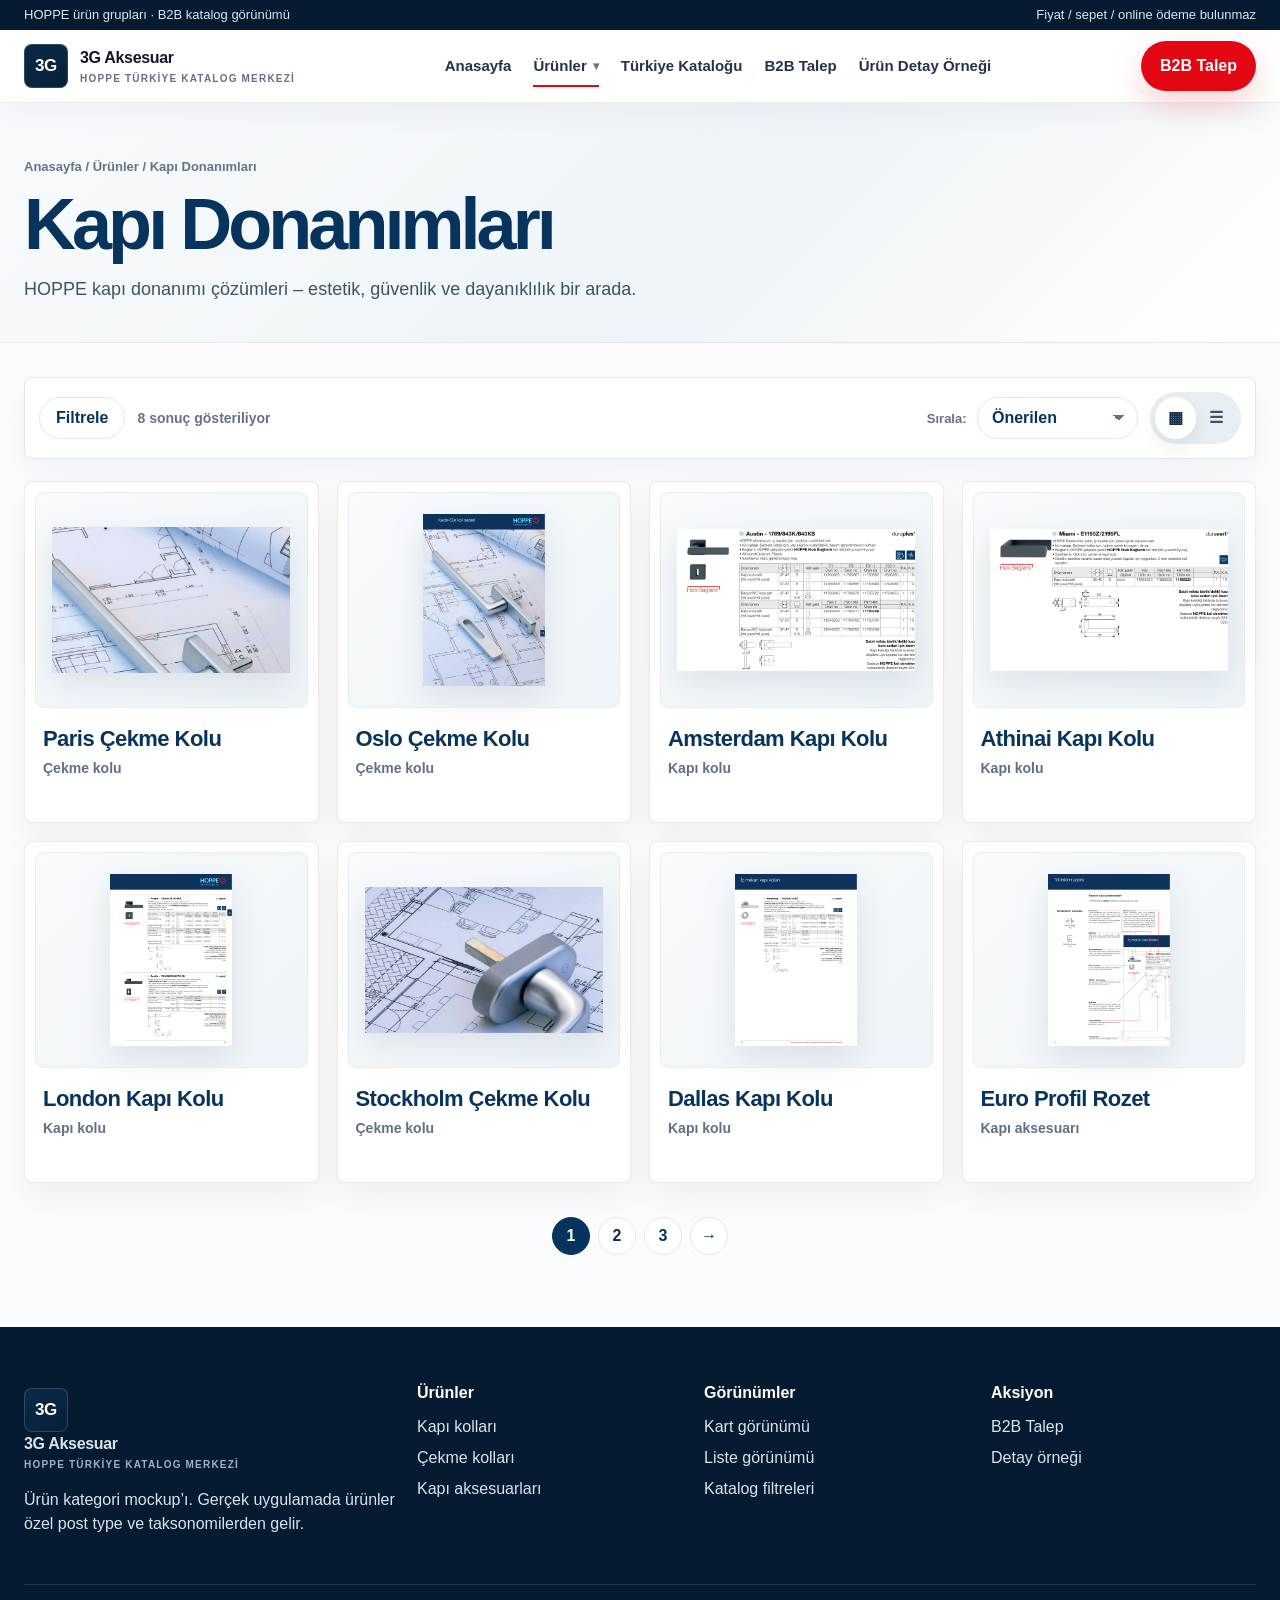
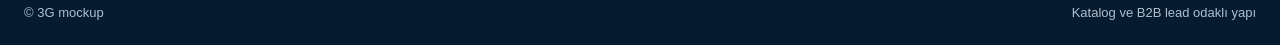
<file: urunler.html>
<!doctype html>
<html lang="tr">
<head>
  <meta charset="utf-8">
  <meta name="viewport" content="width=device-width, initial-scale=1">
  <title>Kapı Donanımları | 3G HOPPE Türkiye Kataloğu</title>
  <meta name="description" content="HOPPE kapı donanımı çözümleri için sade B2B katalog listeleme mockupı.">
  <link rel="stylesheet" href="assets/css/styles.css">
  <style>
    .category-page {
      --cat-navy: #07345d;
      --cat-ink: #122033;
      --cat-muted: #667386;
      --cat-line: #dfe7ef;
      --cat-soft: #f5f8fb;
      --cat-blue: #9ed1f5;
      --cat-radius: 8px;
      background: #fbfcfd;
    }

    .category-page .category-hero {
      border-bottom: 1px solid rgba(16,24,40,.08);
      background: linear-gradient(135deg, #f8fbfd, #eef4f8 56%, #fff);
      padding: 54px 0 38px;
    }

    .category-page .category-shell {
      max-width: 1320px;
    }

    .category-page .breadcrumb {
      margin-bottom: 14px;
      color: var(--cat-muted);
    }

    .category-page .category-title {
      max-width: 840px;
      margin: 0;
      color: var(--cat-navy);
      font-size: clamp(44px, 6vw, 72px);
      line-height: .94;
      letter-spacing: -.055em;
    }

    .category-page .category-intro {
      max-width: 720px;
      margin: 18px 0 0;
      color: #405166;
      font-size: 18px;
      line-height: 1.55;
    }

    .category-page .category-main {
      padding: 34px 0 72px;
      overflow: visible;
    }

    .category-page .category-toolbar {
      display: flex;
      align-items: center;
      justify-content: space-between;
      gap: 18px;
      margin-bottom: 22px;
      padding: 14px;
      border: 1px solid var(--cat-line);
      border-radius: var(--cat-radius);
      background: #fff;
      box-shadow: 0 12px 32px rgba(12,34,56,.05);
    }

    .category-page .toolbar-left,
    .category-page .toolbar-right {
      display: flex;
      align-items: center;
      gap: 12px;
      flex-wrap: wrap;
    }

    .category-page .filter-button,
    .category-page .sort-select {
      min-height: 42px;
      border: 1px solid var(--cat-line);
      border-radius: 999px;
      background: #fff;
      color: var(--cat-navy);
      font-weight: 800;
    }

    .category-page .filter-button {
      padding: 0 16px;
      cursor: pointer;
    }

    .category-page .sort-select {
      padding: 0 36px 0 14px;
      appearance: none;
      background-image:
        linear-gradient(45deg, transparent 50%, #657386 50%),
        linear-gradient(135deg, #657386 50%, transparent 50%);
      background-position: calc(100% - 18px) 50%, calc(100% - 12px) 50%;
      background-size: 6px 6px;
      background-repeat: no-repeat;
    }

    .category-page .result-count {
      margin: 0;
      color: var(--cat-muted);
      font-size: 14px;
      font-weight: 800;
    }

    .category-page .view-toggle {
      border-radius: 999px;
    }

    .category-page .category-product-grid {
      --grid-gap: 18px;
      position: relative;
      display: grid;
      grid-template-columns: repeat(4, minmax(0, 1fr));
      gap: var(--grid-gap);
      overflow: visible;
      isolation: isolate;
    }

    .category-page .category-product-grid.list-view {
      grid-template-columns: 1fr;
    }

    .category-page .category-product-grid.list-view .category-card {
      display: grid !important;
      grid-template-columns: 260px minmax(0, 1fr);
      min-height: 220px;
    }

    .category-page .category-card {
      position: relative;
      display: flex;
      min-width: 0;
      min-height: 342px;
      flex-direction: column;
      border: 1px solid rgba(16,24,40,.09);
      border-radius: var(--cat-radius);
      background: #fff;
      box-shadow: 0 14px 34px rgba(12,34,56,.06);
      color: var(--cat-ink);
      overflow: visible;
      transition: border-color .18s, box-shadow .18s, transform .18s;
    }

    .category-page .category-card:hover,
    .category-page .category-card.is-preview-hover {
      z-index: 40;
      border-color: #a9d5f2;
      box-shadow: inset 0 0 0 1px rgba(158,209,245,.42), 0 18px 44px rgba(12,34,56,.12);
    }

    .category-page .product-visual {
      display: grid;
      height: 216px;
      place-items: center;
      margin: 10px 10px 0;
      border: 1px solid #e6edf4;
      border-radius: var(--cat-radius);
      background: linear-gradient(135deg, #f8fbfd, #eef4f8);
    }

    .category-page .product-visual img {
      width: 88%;
      height: 172px;
      object-fit: contain;
      filter: saturate(1.04) contrast(1.03) drop-shadow(0 11px 16px rgba(12,34,56,.1));
    }

    .category-page .category-card-body {
      display: grid;
      gap: 7px;
      padding: 18px;
    }

    .category-page .category-card h3 {
      color: var(--cat-navy);
      font-size: 22px;
      font-weight: 900;
      line-height: 1.15;
      letter-spacing: -.025em;
    }

    .category-page .product-type {
      margin: 0;
      color: #607086;
      font-size: 14px;
      font-weight: 800;
    }

    .category-page .hover-panel {
      position: absolute;
      top: -1px;
      width: calc(100% + var(--grid-gap) + 2px);
      height: calc(100% + 2px);
      display: flex;
      flex-direction: column;
      padding: 20px;
      border-radius: var(--cat-radius);
      background: var(--cat-navy);
      color: #fff;
      box-shadow: 0 22px 50px rgba(6,27,47,.2);
      opacity: 0;
      pointer-events: none;
      transform: translateX(-22px);
      transition: opacity .24s cubic-bezier(.22,1,.36,1), transform .24s cubic-bezier(.22,1,.36,1), box-shadow .24s ease;
      z-index: -1;
    }

    .category-page .hover-right .hover-panel {
      left: calc(100% - 1px);
    }

    .category-page .hover-left .hover-panel {
      right: calc(100% - 1px);
      transform: translateX(22px);
    }

    .category-page .category-card:hover .hover-panel,
    .category-page .category-card.is-preview-hover .hover-panel {
      opacity: 1;
      pointer-events: auto;
      transform: translateX(0);
    }

    .category-page .hover-panel h4 {
      margin: 0;
      color: #fff;
      font-size: 21px;
      line-height: 1.1;
      letter-spacing: -.035em;
    }

    .category-page .hover-panel h4::after {
      display: block;
      width: 42px;
      height: 2px;
      margin: 12px 0 2px;
      border-radius: 999px;
      background: var(--cat-blue);
      content: "";
    }

    .category-page .hover-specs {
      display: grid;
      gap: 7px;
      margin: 12px 0 12px;
    }

    .category-page .hover-specs div {
      display: grid;
      grid-template-columns: 104px minmax(0, 1fr);
      gap: 10px;
      border-top: 1px solid rgba(255,255,255,.14);
      padding-top: 8px;
      font-size: 13px;
      line-height: 1.35;
    }

    .category-page .hover-specs dt {
      color: #9ed1f5;
      font-weight: 900;
    }

    .category-page .hover-specs dd {
      margin: 0;
      color: #eef7ff;
      font-weight: 700;
    }

    .category-page .hover-panel ul {
      display: grid;
      gap: 6px;
      margin: 0 0 14px;
      padding: 0;
      color: #e5f3ff;
      font-size: 13px;
      line-height: 1.55;
      list-style: none;
    }

    .category-page .hover-panel li {
      position: relative;
      padding-left: 18px;
    }

    .category-page .hover-panel li::before {
      position: absolute;
      left: 0;
      color: var(--cat-blue);
      font-weight: 900;
      content: "✓";
    }

    .category-page .hover-link {
      display: inline-flex;
      margin-top: auto;
      color: #bfe7ff;
      font-weight: 900;
    }

    .category-page .pagination {
      display: flex;
      justify-content: center;
      gap: 8px;
      margin-top: 34px;
    }

    .category-page .pagination a,
    .category-page .pagination span {
      display: grid;
      min-width: 38px;
      height: 38px;
      place-items: center;
      border: 1px solid var(--cat-line);
      border-radius: 999px;
      background: #fff;
      color: var(--cat-navy);
      font-weight: 900;
    }

    .category-page .pagination .active {
      background: var(--cat-navy);
      color: #fff;
      border-color: var(--cat-navy);
    }

    @media (max-width: 1100px) {
      .category-page .category-product-grid {
        grid-template-columns: repeat(2, minmax(0, 1fr));
      }

      .category-page .hover-left .hover-panel,
      .category-page .hover-right .hover-panel {
        right: auto;
        left: calc(100% - 1px);
        transform: translateX(-22px);
      }

      .category-page .category-card:nth-child(even) .hover-panel {
        right: calc(100% - 1px);
        left: auto;
        transform: translateX(22px);
      }

      .category-page .category-card:hover .hover-panel,
      .category-page .category-card.is-preview-hover .hover-panel {
        transform: translateX(0);
      }
    }

    @media (max-width: 760px) {
      .category-page .category-hero {
        padding: 38px 0 30px;
      }

      .category-page .category-toolbar {
        align-items: stretch;
        flex-direction: column;
      }

      .category-page .toolbar-left,
      .category-page .toolbar-right {
        justify-content: space-between;
      }

      .category-page .category-product-grid,
      .category-page .category-product-grid.list-view {
        grid-template-columns: 1fr;
      }

      .category-page .category-card,
      .category-page .category-product-grid.list-view .category-card {
        display: flex !important;
        min-height: auto;
      }

      .category-page .hover-panel {
        display: none;
      }

      .category-page .product-visual {
        height: 230px;
      }
    }
  </style>
</head>
<body class="category-page">
  <div class="topbar"><div class="container category-shell"><span>HOPPE ürün grupları · B2B katalog görünümü</span><span>Fiyat / sepet / online ödeme bulunmaz</span></div></div>
  <header class="site-header">
    <div class="container category-shell navbar"><a class="brand" href="index.html"><span class="brand-mark"></span><span>3G Aksesuar<small>HOPPE Türkiye Katalog Merkezi</small></span></a><nav class="nav-links" aria-label="Ana menü"><a href="index.html">Anasayfa</a><div class="nav-item"><a class="nav-product-trigger active" href="urunler.html">Ürünler <span>▾</span></a><div class="nav-dropdown" aria-label="Ürün kategorileri"><a href="urunler.html">Kapı kolları</a><a href="urunler.html">Çekme kolları</a><a href="urunler.html">Pencere kolları</a><a href="urunler.html">Sürme sistemler</a><a href="urunler.html">Cam ve bölme kapı kolları</a><a href="urunler.html">Kapı aksesuarları</a></div></div><a href="index.html#catalog">Türkiye Kataloğu</a><a href="index.html#lead">B2B Talep</a><a href="urun-detay.html">Ürün Detay Örneği</a></nav><div class="actions"><a class="btn btn-primary" href="index.html#lead">B2B Talep</a><button class="mobile-toggle" type="button" aria-label="Menü" aria-expanded="false" aria-controls="mobileNavigation" data-mobile-toggle>☰</button></div></div>
  </header>
  <div class="mobile-menu" id="mobileNavigation" data-mobile-menu hidden><div class="mobile-menu-panel"><div class="mobile-menu-head"><a class="brand" href="index.html"><span class="brand-mark"></span><span>3G Aksesuar<small>HOPPE Türkiye Katalog Merkezi</small></span></a><button class="mobile-menu-close" type="button" aria-label="Menüyü kapat" data-mobile-close>×</button></div><nav class="mobile-menu-nav" aria-label="Mobil menü"><a href="index.html">Anasayfa</a><details class="mobile-menu-products" open><summary>Ürünler</summary><div class="mobile-subnav"><a href="urunler.html">Kapı kolları</a><a href="urunler.html">Çekme kolları</a><a href="urunler.html">Pencere kolları</a><a href="urunler.html">Sürme sistemler</a><a href="urunler.html">Cam ve bölme kapı kolları</a><a href="urunler.html">Kapı aksesuarları</a></div></details><a href="index.html#catalog">Türkiye Kataloğu</a><a href="index.html#lead">B2B Talep</a><a href="urun-detay.html">Ürün Detay Örneği</a></nav><a class="btn btn-primary mobile-menu-cta" href="index.html#lead">B2B Talep</a></div></div>

  <main>
    <section class="category-hero">
      <div class="container category-shell">
        <div class="breadcrumb">Anasayfa / Ürünler / Kapı Donanımları</div>
        <h1 class="category-title">Kapı Donanımları</h1>
        <p class="category-intro">HOPPE kapı donanımı çözümleri – estetik, güvenlik ve dayanıklılık bir arada.</p>
      </div>
    </section>

    <section class="category-main">
      <div class="container category-shell">
        <div class="category-toolbar">
          <div class="toolbar-left">
            <button class="filter-button" type="button">Filtrele</button>
            <p id="resultCount" class="result-count">8 sonuç gösteriliyor</p>
          </div>
          <div class="toolbar-right">
            <label>
              <span class="muted" style="font-size:13px;font-weight:800;margin-right:6px">Sırala:</span>
              <select class="sort-select" aria-label="Sıralama">
                <option>Önerilen</option>
                <option>Ürün adı</option>
                <option>Kullanım alanı</option>
              </select>
            </label>
            <div class="view-toggle"><button class="active" data-view="grid" type="button">▦</button><button data-view="list" type="button">☰</button></div>
          </div>
        </div>

        <div id="productGrid" class="category-product-grid">
          <article class="product-card category-card hover-right" data-usage="giris" data-family="cekme-kolu" data-material="aluminyum">
            <a class="product-visual" href="urun-detay.html"><img src="assets/images/prod-hs.jpg" alt="Paris çekme kolu"></a>
            <div class="category-card-body"><h3>Paris Çekme Kolu</h3><p class="product-type">Çekme kolu</p></div>
            <aside class="hover-panel" aria-label="Paris Çekme Kolu hızlı bilgi">
              <h4>Paris Çekme Kolu</h4>
              <dl class="hover-specs"><div><dt>Malzeme</dt><dd>Alüminyum</dd></div><div><dt>Renk seçenekleri</dt><dd>F1 Gümüş, F9016 Beyaz, F9005 Siyah</dd></div><div><dt>Montaj tipi</dt><dd>Çift taraflı</dd></div><div><dt>Kullanım alanı</dt><dd>Ticari binalar, ofisler, konut projeleri</dd></div></dl>
              <ul><li>Yüksek korozyon direnci</li><li>Yoğun kullanıma uygun</li></ul>
              <a class="hover-link" href="urun-detay.html">Ürünü incele →</a>
            </aside>
          </article>

          <article class="product-card category-card hover-right" data-usage="giris" data-family="cekme-kolu" data-material="aluminyum">
            <a class="product-visual" href="urun-detay.html"><img src="assets/images/hs-lift-slide.jpg" alt="Oslo çekme kolu"></a>
            <div class="category-card-body"><h3>Oslo Çekme Kolu</h3><p class="product-type">Çekme kolu</p></div>
            <aside class="hover-panel" aria-label="Oslo Çekme Kolu hızlı bilgi">
              <h4>Oslo Çekme Kolu</h4>
              <dl class="hover-specs"><div><dt>Malzeme</dt><dd>Alüminyum</dd></div><div><dt>Renk seçenekleri</dt><dd>F1 Gümüş, F9016 Beyaz, F9005 Siyah</dd></div><div><dt>Montaj tipi</dt><dd>Çift taraflı</dd></div><div><dt>Kullanım alanı</dt><dd>Ticari binalar, ofisler, konut projeleri</dd></div></dl>
              <ul><li>Yüksek korozyon direnci</li><li>Yoğun kullanıma uygun</li></ul>
              <a class="hover-link" href="urun-detay.html">Ürünü incele →</a>
            </aside>
          </article>

          <article class="product-card category-card hover-right" data-usage="ic-kapi" data-family="kapi-kolu" data-material="aluminyum">
            <a class="product-visual" href="urun-detay.html"><img src="assets/images/prod-austin.jpg" alt="Amsterdam kapı kolu"></a>
            <div class="category-card-body"><h3>Amsterdam Kapı Kolu</h3><p class="product-type">Kapı kolu</p></div>
            <aside class="hover-panel" aria-label="Amsterdam Kapı Kolu hızlı bilgi">
              <h4>Amsterdam Kapı Kolu</h4>
              <dl class="hover-specs"><div><dt>Malzeme</dt><dd>Alüminyum</dd></div><div><dt>Renk seçenekleri</dt><dd>F1 Gümüş, F9016 Beyaz, F9005 Siyah</dd></div><div><dt>Montaj tipi</dt><dd>Rozetli</dd></div><div><dt>Kullanım alanı</dt><dd>İç kapılar, ofisler, oteller, konutlar</dd></div></dl>
              <ul><li>Ergonomik tasarım</li><li>Aşınmaya ve korozyona dayanıklı</li></ul>
              <a class="hover-link" href="urun-detay.html">Ürünü incele →</a>
            </aside>
          </article>

          <article class="product-card category-card hover-left" data-usage="ic-kapi" data-family="kapi-kolu" data-material="aluminyum">
            <a class="product-visual" href="urun-detay.html"><img src="assets/images/prod-miami.jpg" alt="Athinai kapı kolu"></a>
            <div class="category-card-body"><h3>Athinai Kapı Kolu</h3><p class="product-type">Kapı kolu</p></div>
            <aside class="hover-panel" aria-label="Athinai Kapı Kolu hızlı bilgi">
              <h4>Athinai Kapı Kolu</h4>
              <dl class="hover-specs"><div><dt>Malzeme</dt><dd>Alüminyum</dd></div><div><dt>Renk seçenekleri</dt><dd>F1 Gümüş, F9016 Beyaz, F9005 Siyah</dd></div><div><dt>Montaj tipi</dt><dd>Rozetli</dd></div><div><dt>Kullanım alanı</dt><dd>İç kapılar, ofisler, oteller, konutlar</dd></div></dl>
              <ul><li>Ergonomik tasarım</li><li>Yoğun kullanıma uygun</li></ul>
              <a class="hover-link" href="urun-detay.html">Ürünü incele →</a>
            </aside>
          </article>

          <article class="product-card category-card hover-right" data-usage="ic-kapi" data-family="kapi-kolu" data-material="aluminyum">
            <a class="product-visual" href="urun-detay.html"><img src="assets/images/austin-product.jpg" alt="London kapı kolu"></a>
            <div class="category-card-body"><h3>London Kapı Kolu</h3><p class="product-type">Kapı kolu</p></div>
            <aside class="hover-panel" aria-label="London Kapı Kolu hızlı bilgi">
              <h4>London Kapı Kolu</h4>
              <dl class="hover-specs"><div><dt>Malzeme</dt><dd>Alüminyum</dd></div><div><dt>Renk seçenekleri</dt><dd>F1 Gümüş, F9016 Beyaz, F9005 Siyah</dd></div><div><dt>Montaj tipi</dt><dd>Rozetli</dd></div><div><dt>Kullanım alanı</dt><dd>İç kapılar, ofisler, oteller, konutlar</dd></div></dl>
              <ul><li>Ergonomik tasarım</li><li>Aşınmaya ve korozyona dayanıklı</li></ul>
              <a class="hover-link" href="urun-detay.html">Ürünü incele →</a>
            </aside>
          </article>

          <article class="product-card category-card hover-right" data-usage="giris" data-family="cekme-kolu" data-material="aluminyum">
            <a class="product-visual" href="urun-detay.html"><img src="assets/images/prod-psk.jpg" alt="Stockholm çekme kolu"></a>
            <div class="category-card-body"><h3>Stockholm Çekme Kolu</h3><p class="product-type">Çekme kolu</p></div>
            <aside class="hover-panel" aria-label="Stockholm Çekme Kolu hızlı bilgi">
              <h4>Stockholm Çekme Kolu</h4>
              <dl class="hover-specs"><div><dt>Malzeme</dt><dd>Alüminyum</dd></div><div><dt>Renk seçenekleri</dt><dd>F1 Gümüş, F9016 Beyaz, F9005 Siyah</dd></div><div><dt>Montaj tipi</dt><dd>Çift taraflı</dd></div><div><dt>Kullanım alanı</dt><dd>Ticari binalar, ofisler, konut projeleri</dd></div></dl>
              <ul><li>Farklı ölçü seçenekleri</li><li>Yoğun kullanıma uygun</li></ul>
              <a class="hover-link" href="urun-detay.html">Ürünü incele →</a>
            </aside>
          </article>

          <article class="product-card category-card hover-right" data-usage="ic-kapi" data-family="kapi-kolu" data-material="aluminyum">
            <a class="product-visual" href="urun-detay.html"><img src="assets/images/hamburg-product.jpg" alt="Dallas kapı kolu"></a>
            <div class="category-card-body"><h3>Dallas Kapı Kolu</h3><p class="product-type">Kapı kolu</p></div>
            <aside class="hover-panel" aria-label="Dallas Kapı Kolu hızlı bilgi">
              <h4>Dallas Kapı Kolu</h4>
              <dl class="hover-specs"><div><dt>Malzeme</dt><dd>Alüminyum</dd></div><div><dt>Renk seçenekleri</dt><dd>F1 Gümüş, F9016 Beyaz, F9005 Siyah</dd></div><div><dt>Montaj tipi</dt><dd>Rozetli</dd></div><div><dt>Kullanım alanı</dt><dd>İç kapılar, ofisler, oteller, konutlar</dd></div></dl>
              <ul><li>Ergonomik tasarım</li><li>Aşınmaya ve korozyona dayanıklı</li></ul>
              <a class="hover-link" href="urun-detay.html">Ürünü incele →</a>
            </aside>
          </article>

          <article class="product-card category-card hover-left" data-usage="aksesuar" data-family="aksesuar" data-material="aluminyum">
            <a class="product-visual" href="urun-detay.html"><img src="assets/images/table-structure.jpg" alt="Euro profil rozet"></a>
            <div class="category-card-body"><h3>Euro Profil Rozet</h3><p class="product-type">Kapı aksesuarı</p></div>
            <aside class="hover-panel" aria-label="Euro Profil Rozet hızlı bilgi">
              <h4>Euro Profil Rozet</h4>
              <dl class="hover-specs"><div><dt>Malzeme</dt><dd>Alüminyum</dd></div><div><dt>Renk seçenekleri</dt><dd>F1 Gümüş, F9016 Beyaz, F9005 Siyah</dd></div><div><dt>Montaj tipi</dt><dd>Vidalı / uyumlu set</dd></div><div><dt>Kullanım alanı</dt><dd>Profil kapılar, iç kapılar, proje uygulamaları</dd></div></dl>
              <ul><li>Proje kullanımına uygun</li><li>Set ürünlerle uyumlu</li></ul>
              <a class="hover-link" href="urun-detay.html">Ürünü incele →</a>
            </aside>
          </article>
        </div>

        <nav class="pagination" aria-label="Sayfalama"><span class="active">1</span><a href="#">2</a><a href="#">3</a><a href="#">→</a></nav>
      </div>
    </section>
  </main>

  <footer class="footer"><div class="container category-shell"><div class="footer-grid"><div><a class="brand" href="index.html"><span class="brand-mark"></span><span>3G Aksesuar<small>HOPPE Türkiye Katalog Merkezi</small></span></a><p>Ürün kategori mockup’ı. Gerçek uygulamada ürünler özel post type ve taksonomilerden gelir.</p></div><div><h4>Ürünler</h4><a>Kapı kolları</a><a>Çekme kolları</a><a>Kapı aksesuarları</a></div><div><h4>Görünümler</h4><a>Kart görünümü</a><a>Liste görünümü</a><a>Katalog filtreleri</a></div><div><h4>Aksiyon</h4><a href="index.html#lead">B2B Talep</a><a href="urun-detay.html">Detay örneği</a></div></div><div class="footer-bottom"><span>© 3G mockup</span><span>Katalog ve B2B lead odaklı yapı</span></div></div></footer>
  <script src="assets/js/app.js"></script>
</body>
</html>
</file>
<file: assets/css/styles.css>
:root{
  --ink:#101828;
  --navy:#0b2946;
  --navy2:#123e63;
  --red:#e30613;
  --ice:#f3f7fa;
  --paper:#fbfcfd;
  --line:#d7e1ea;
  --muted:#667085;
  --white:#fff;
  --steel:#cbd5df;
  --gold:#c6924b;
  --green:#65746a;
  --shadow:0 24px 70px rgba(12,34,56,.14);
  --radius:28px;
  --max:1220px;
}
*{box-sizing:border-box}
html{scroll-behavior:smooth}
body{margin:0;font-family:Arial, Helvetica, sans-serif;color:var(--ink);background:var(--paper);line-height:1.5}
a{text-decoration:none;color:inherit} img{max-width:100%;display:block} button,input,select,textarea{font:inherit}.container{max-width:var(--max);margin:auto;padding:0 24px}
.topbar{background:#061b2f;color:#d8e7f4;font-size:13px}.topbar .container{min-height:30px;display:flex;align-items:center;justify-content:space-between;gap:16px}.site-header{position:sticky;top:0;z-index:100;background:rgba(255,255,255,.96);backdrop-filter:blur(16px);border-bottom:1px solid rgba(16,24,40,.08);box-shadow:0 10px 30px rgba(12,34,56,.04)}
.navbar{height:72px;display:flex;align-items:center;justify-content:space-between;gap:22px}.brand{display:flex;align-items:center;gap:12px;font-weight:900;letter-spacing:-.02em}.brand-mark{width:44px;height:44px;border-radius:8px;background:linear-gradient(145deg,var(--navy),#06213a);display:grid;place-items:center;color:#fff;box-shadow:inset 0 0 0 1px rgba(255,255,255,.16)}.brand-mark:before{content:'3G';font-size:17px}.brand small{display:block;font-size:10px;letter-spacing:.12em;text-transform:uppercase;color:var(--muted);font-weight:700;margin-top:1px}.nav-links{display:flex;gap:22px;font-size:15px;align-items:center}.nav-links a,.nav-product-trigger{position:relative;color:#253347;font-weight:700}.nav-links a.active:after,.nav-links a:hover:after,.nav-product-trigger.active:after,.nav-item:hover .nav-product-trigger:after{content:'';position:absolute;height:2px;left:0;right:0;bottom:-10px;background:var(--red)}.nav-item{position:relative}.nav-product-trigger{display:inline-flex;align-items:center;gap:6px}.nav-product-trigger:before{content:'';position:absolute;inset:-18px -10px}.nav-product-trigger span{font-size:12px;color:#6a7686}.nav-dropdown{position:absolute;top:calc(100% + 18px);left:-18px;width:230px;padding:8px;border:1px solid rgba(16,24,40,.1);border-radius:8px;background:#fff;box-shadow:0 22px 55px rgba(12,34,56,.16);opacity:0;visibility:hidden;transform:translateY(8px);transition:.18s;z-index:140}.nav-item:hover .nav-dropdown,.nav-item:focus-within .nav-dropdown{opacity:1;visibility:visible;transform:translateY(0)}.nav-dropdown a{display:block;padding:10px 12px;border-radius:6px;color:#253347;font-size:14px;font-weight:800}.nav-dropdown a:hover{background:#f1f6fa;color:var(--navy)}.nav-dropdown a:after{display:none}.actions{display:flex;gap:9px;align-items:center}.mobile-toggle{display:none;width:44px;height:44px;border:1px solid rgba(16,24,40,.11);border-radius:999px;background:#fff;color:var(--navy);font-size:22px;line-height:1;cursor:pointer}.mobile-toggle:hover{border-color:#b8c7d6;background:#f5f8fb}.mobile-menu{position:fixed;inset:0;z-index:180;background:rgba(6,27,47,.42);display:flex;justify-content:flex-end}.mobile-menu[hidden]{display:none}.mobile-menu-panel{width:min(100%,390px);height:100%;background:#fff;box-shadow:-24px 0 60px rgba(6,27,47,.22);display:flex;flex-direction:column;padding:18px 20px 24px;overflow:auto}.mobile-menu-head{display:flex;align-items:center;justify-content:space-between;gap:16px;padding-bottom:16px;border-bottom:1px solid var(--line)}.mobile-menu-close{width:42px;height:42px;border:1px solid var(--line);border-radius:999px;background:#fff;color:var(--navy);font-size:28px;line-height:1;cursor:pointer}.mobile-menu-nav{display:grid;gap:6px;padding:18px 0}.mobile-menu-nav a,.mobile-menu-nav summary{display:flex;align-items:center;justify-content:space-between;min-height:46px;padding:0 4px;color:#10243b;font-weight:900;cursor:pointer}.mobile-menu-nav a.active{color:var(--red)}.mobile-menu-products{border-top:1px solid #edf1f5;border-bottom:1px solid #edf1f5}.mobile-menu-products summary{list-style:none}.mobile-menu-products summary::-webkit-details-marker{display:none}.mobile-menu-products summary:after{content:'+';color:#6a7686}.mobile-menu-products[open] summary:after{content:'−'}.mobile-subnav{display:grid;gap:2px;padding:0 0 12px 14px}.mobile-subnav a{min-height:36px;color:#536275;font-size:14px}.mobile-menu-cta{margin-top:auto;width:100%;min-height:48px}.nav-open{overflow:hidden}.btn{display:inline-flex;align-items:center;justify-content:center;gap:9px;border-radius:999px;border:1px solid transparent;padding:12px 18px;font-weight:800;cursor:pointer;white-space:nowrap;transition:.22s}.btn-primary{background:var(--red);color:#fff;box-shadow:0 14px 34px rgba(227,6,19,.18)}.btn-primary:hover{transform:translateY(-2px);box-shadow:0 16px 42px rgba(227,6,19,.25)}.btn-dark{background:var(--navy);color:white}.btn-outline{background:white;border-color:rgba(16,24,40,.15);color:var(--navy)}.btn-outline:hover{border-color:var(--red);color:var(--red)}.btn-soft{background:#eef4f8;border-color:#d9e3ec;color:#0b2946}.btn-link{border:0;background:none;padding:0;font-weight:900;color:var(--red);cursor:pointer}.kicker{display:inline-flex;align-items:center;gap:9px;border:1px solid rgba(227,6,19,.2);background:#fff;padding:8px 12px;border-radius:999px;color:#b1000a;font-size:13px;font-weight:900}.kicker:before{content:'';width:8px;height:8px;border-radius:50%;background:var(--red)}
h1{font-size:clamp(43px,6.7vw,82px);line-height:.92;letter-spacing:-.06em;margin:20px 0;color:#06213a}h2{font-size:clamp(31px,4.2vw,52px);line-height:1;letter-spacing:-.045em;margin:0;color:#06213a}h3{letter-spacing:-.03em;line-height:1.1;margin:0}.lead{font-size:19px;color:#405166;max-width:670px;margin:0 0 28px}.muted{color:var(--muted)}
.hero{background:radial-gradient(circle at 80% 10%,rgba(227,6,19,.08),transparent 30%),linear-gradient(135deg,#f7fafc,#e8f0f6 52%,#fff);overflow:hidden;border-bottom:1px solid rgba(16,24,40,.08)}.hero-grid{min-height:640px;display:grid;grid-template-columns:1.02fr .98fr;gap:48px;align-items:center;padding:66px 0}.hero-actions{display:flex;gap:12px;flex-wrap:wrap;margin-bottom:28px}.proof-row{display:grid;grid-template-columns:repeat(3,1fr);gap:12px;max-width:650px}.proof{background:rgba(255,255,255,.83);border:1px solid rgba(16,24,40,.08);border-radius:18px;padding:14px}.proof strong{display:block;font-size:25px;color:var(--navy);line-height:1}.proof span{font-size:13px;color:var(--muted)}
.visual-board{position:relative;min-height:520px}.photo-stack{position:absolute;inset:0}.photo{position:absolute;border-radius:24px;overflow:hidden;box-shadow:var(--shadow);background:#ddd;border:1px solid rgba(255,255,255,.7)}.photo img{width:100%;height:100%;object-fit:cover}.photo.main{right:0;top:6px;width:72%;height:380px}.photo.small-a{left:0;top:68px;width:42%;height:240px}.photo.small-b{left:15%;bottom:0;width:46%;height:210px}.photo.note{right:4%;bottom:28px;width:45%;height:auto;background:rgba(6,33,58,.93);color:#fff;padding:22px}.photo.note h3{font-size:24px;margin-bottom:9px}.photo.note p{color:#d7e5ef;margin:0 0 15px;font-size:14px}.photo.note ul{margin:0;padding-left:18px;color:#fff;font-size:14px}.image-credit{position:absolute;left:12px;bottom:10px;background:rgba(6,33,58,.74);color:white;font-size:11px;padding:6px 9px;border-radius:999px}.section{padding:86px 0}.section-muted{background:#eef4f8}.section-dark{background:#061b2f;color:white}.section-dark h2,.section-dark h3{color:white}.section-head{display:flex;align-items:end;justify-content:space-between;gap:26px;margin-bottom:32px}.section-copy{max-width:560px;color:var(--muted);margin:0}.section-dark .section-copy{color:#b8cadd}
.category-grid{display:grid;grid-template-columns:repeat(3,1fr);gap:18px}.category-card{background:white;border:1px solid rgba(16,24,40,.08);border-radius:26px;overflow:hidden;box-shadow:0 18px 46px rgba(12,34,56,.08);transition:.24s}.category-card:hover{transform:translateY(-4px);box-shadow:0 24px 66px rgba(12,34,56,.14)}.category-media{height:210px;background:#dce5ed;position:relative;overflow:hidden}.category-media img{width:100%;height:100%;object-fit:cover;transition:.45s}.category-card:hover .category-media img{transform:scale(1.04)}.category-media:after{content:'';position:absolute;inset:0;background:linear-gradient(180deg,transparent 45%,rgba(6,33,58,.68))}.cat-num{position:absolute;left:16px;bottom:13px;color:white;font-weight:900;letter-spacing:.12em}.category-body{padding:22px}.category-body h3{font-size:25px;margin-bottom:10px}.category-body p{color:var(--muted);font-size:15px;margin:0 0 18px}.chips{display:flex;gap:7px;flex-wrap:wrap}.chip{display:inline-flex;border:1px solid #dbe4ed;background:#f6f9fb;border-radius:999px;padding:6px 10px;font-size:12px;font-weight:800;color:#32455a}.chip.red{background:#fff1f2;border-color:#ffd5da;color:#b0000c}.chip.blue{background:#edf6ff;border-color:#d7ecff;color:#0b4a75}.chip.gold{background:#fff7e8;border-color:#f4dab3;color:#855414}.chip.green{background:#edf5ef;border-color:#d9e8dc;color:#44604b}.flow{display:grid;grid-template-columns:repeat(5,1fr);gap:10px}.flow-step{background:white;border:1px solid rgba(16,24,40,.08);border-radius:22px;padding:20px;min-height:164px}.flow-step b{display:grid;place-items:center;width:36px;height:36px;border-radius:50%;background:var(--navy);color:white;margin-bottom:16px}.flow-step strong{display:block;line-height:1.1}.flow-step span{display:block;font-size:13px;color:var(--muted);margin-top:9px}
.assistant-box{border-radius:34px;background:linear-gradient(145deg,#0b2946,#061b2f);padding:34px;color:white;box-shadow:var(--shadow);overflow:hidden;position:relative}.assistant-box:before{content:'';position:absolute;right:-70px;top:-80px;width:260px;height:260px;border-radius:50%;background:rgba(227,6,19,.14)}.assistant-grid{position:relative;display:grid;grid-template-columns:.9fr 1.1fr;gap:28px}.assistant-box h2{color:white}.assistant-box p{color:#c4d2de}.step-card{background:rgba(255,255,255,.08);border:1px solid rgba(255,255,255,.13);border-radius:20px;padding:16px;margin-bottom:12px}.choice-row{display:flex;gap:8px;flex-wrap:wrap;margin-top:10px}.choice{border:1px solid rgba(255,255,255,.18);background:rgba(255,255,255,.08);color:white;border-radius:999px;padding:9px 12px;cursor:pointer;font-size:14px}.choice.is-selected{background:var(--red);border-color:var(--red)}.assistant-result{display:none;background:white;color:#06213a;border-radius:18px;padding:16px;margin-top:12px}.assistant-result.show{display:block}.assistant-result ul{margin:8px 0 0;padding-left:18px;color:#536275}.catalog-strip{display:grid;grid-template-columns:.92fr 1.08fr;gap:22px;align-items:center;background:white;border:1px solid rgba(16,24,40,.08);box-shadow:var(--shadow);border-radius:34px;padding:26px}.catalog-preview{display:grid;grid-template-columns:1fr 1fr;gap:12px}.catalog-preview img{height:260px;width:100%;object-fit:cover;border-radius:20px;border:1px solid var(--line)}.lead-panel{background:linear-gradient(145deg,#081e35,#123e63);color:white;border-radius:34px;padding:32px;box-shadow:var(--shadow)}.lead-panel h2{color:white}.form-grid{display:grid;grid-template-columns:1fr 1fr;gap:14px;margin-top:22px}.field label{display:block;font-size:13px;font-weight:800;margin-bottom:6px}.field input,.field select,.field textarea{width:100%;border:1px solid rgba(255,255,255,.18);background:rgba(255,255,255,.09);color:white;border-radius:14px;padding:13px}.field input::placeholder,.field textarea::placeholder{color:#bdcad7}.field textarea{min-height:100px}.field.full{grid-column:1/-1}.page-title{background:linear-gradient(135deg,#f8fbfd,#e9f1f7);padding:64px 0 46px;border-bottom:1px solid rgba(16,24,40,.08)}.breadcrumb{font-size:13px;color:var(--muted);font-weight:800;margin-bottom:10px}.page-title h1{font-size:clamp(40px,5.4vw,68px);max-width:900px}.page-title p{max-width:760px;color:#536275;font-size:18px}.catalog-layout{display:grid;grid-template-columns:285px 1fr;gap:26px;align-items:start}.filter-panel{position:sticky;top:94px;background:white;border:1px solid rgba(16,24,40,.09);border-radius:24px;padding:20px;box-shadow:0 16px 42px rgba(12,34,56,.06)}.filter-head{display:flex;justify-content:space-between;align-items:center;margin-bottom:10px}.filter-group{border-top:1px solid var(--line);padding:17px 0}.filter-group-title{font-weight:900;margin-bottom:10px}.filter-group label{display:flex;gap:9px;align-items:center;font-size:14px;color:#34445a;margin:10px 0}.catalog-tools{display:flex;justify-content:space-between;gap:16px;align-items:start;margin-bottom:18px}.searchbox{width:min(520px,100%);border:1px solid var(--line);background:white;border-radius:999px;padding:14px 18px}.view-toggle{display:flex;background:#e7eef4;border-radius:999px;padding:5px}.view-toggle button{border:0;background:transparent;padding:9px 13px;border-radius:999px;font-weight:800;cursor:pointer;color:#405166}.view-toggle button.active{background:white;color:var(--navy);box-shadow:0 8px 20px rgba(12,34,56,.08)}.product-grid{display:grid;grid-template-columns:repeat(2,1fr);gap:18px}.product-card{background:white;border:1px solid rgba(16,24,40,.09);border-radius:25px;overflow:hidden;box-shadow:0 15px 40px rgba(12,34,56,.06);display:flex;flex-direction:column}.product-img{height:245px;background:#d9e2ea;overflow:hidden}.product-img img{width:100%;height:100%;object-fit:cover;transition:.4s}.product-card:hover .product-img img{transform:scale(1.04)}.product-body{padding:20px;display:flex;flex-direction:column;gap:16px;flex:1}.tagline{display:flex;gap:7px;flex-wrap:wrap;margin-bottom:12px}.product-body h3{font-size:24px;margin-bottom:8px}.product-body p{color:var(--muted);font-size:15px;margin:0}.product-meta{display:grid;grid-template-columns:1fr 1fr;gap:9px;margin-top:14px}.product-meta div{background:#f4f7fa;border:1px solid #e2e9ef;border-radius:14px;padding:10px;font-size:13px;color:#536275}.product-meta strong{display:block;color:#0b2946}.product-grid.list-view{grid-template-columns:1fr}.product-grid.list-view .product-card{display:grid;grid-template-columns:300px 1fr}.product-grid.list-view .product-img{height:100%}.hide{display:none!important}.technical-table{background:white;border:1px solid var(--line);border-radius:22px;overflow:auto;box-shadow:0 16px 42px rgba(12,34,56,.06)}table{width:100%;border-collapse:collapse;min-width:760px}th,td{text-align:left;border-bottom:1px solid #e4ebf1;padding:14px 16px;font-size:14px}th{background:#f1f5f8;color:#0b2946}.detail-grid{display:grid;grid-template-columns:.95fr 1.05fr;gap:32px;align-items:start}.detail-gallery{position:sticky;top:100px}.detail-main-img{border-radius:30px;overflow:hidden;background:#e4ebf1;box-shadow:var(--shadow)}.detail-main-img img{width:100%;height:480px;object-fit:cover}.thumbs{display:grid;grid-template-columns:repeat(4,1fr);gap:10px;margin-top:12px}.thumbs img{height:92px;width:100%;object-fit:cover;border-radius:14px;border:2px solid transparent;cursor:pointer}.thumbs img.active{border-color:var(--red)}.spec-card{background:white;border:1px solid rgba(16,24,40,.09);border-radius:30px;padding:28px;box-shadow:0 18px 52px rgba(12,34,56,.08)}.spec-card h1{font-size:clamp(38px,5vw,60px);margin:14px 0}.spec-list{display:grid;grid-template-columns:1fr 1fr;gap:10px;margin:22px 0}.spec-item{background:#f4f7fa;border:1px solid #e2e9ef;border-radius:16px;padding:12px}.spec-item strong{display:block;font-size:12px;color:var(--muted);text-transform:uppercase;letter-spacing:.04em}.spec-item span{font-weight:800;color:var(--navy)}.tabs{display:flex;gap:8px;border-bottom:1px solid var(--line);margin-top:26px}.tab{border:0;background:transparent;padding:12px 8px;font-weight:900;cursor:pointer;color:var(--muted)}.tab.active{color:var(--red);border-bottom:2px solid var(--red)}.tab-panel{padding-top:18px;color:#405166}.footer{background:#061b2f;color:#d7e4ef;padding:54px 0 22px}.footer-grid{display:grid;grid-template-columns:1.4fr repeat(3,1fr);gap:22px}.footer a{display:block;margin:7px 0;color:#d7e4ef}.footer h4{color:white;margin:0 0 10px}.footer .brand small{color:#9fb1c4}.footer-bottom{display:flex;justify-content:space-between;gap:16px;border-top:1px solid rgba(255,255,255,.12);margin-top:32px;padding-top:18px;font-size:13px;color:#aebfd0}.codex-note{background:#fff7e8;border:1px solid #f4d7aa;border-radius:22px;padding:22px;color:#4a3311}
@media(max-width:1080px){.nav-links{display:none}.mobile-toggle{display:grid;place-items:center}.navbar{height:68px}.actions .btn-primary{display:none}.hero-grid,.assistant-grid,.catalog-strip,.detail-grid{grid-template-columns:1fr}.visual-board{min-height:560px}.category-grid,.product-grid{grid-template-columns:1fr 1fr}.catalog-layout{grid-template-columns:1fr}.filter-panel{position:relative;top:auto}.flow{grid-template-columns:repeat(2,1fr)}.product-grid.list-view .product-card{display:flex}.section-head{display:block}.section-copy{margin-top:12px}.detail-gallery{position:relative;top:auto}}
@media(max-width:680px){.topbar .container{min-height:30px;display:flex;font-size:11px;line-height:1.25}.topbar .container span:last-child{display:none}.proof-row,.category-grid,.form-grid,.product-grid,.spec-list,.footer-grid{grid-template-columns:1fr;display:grid}.brand{gap:10px}.brand-mark{width:40px;height:40px}.brand small{font-size:9px}.mobile-menu-panel{width:100%;padding-left:18px;padding-right:18px}.actions .btn-outline{display:none}.hero-grid{padding:48px 0}.section{padding:58px 0}.photo.main{width:88%;height:330px}.photo.small-a{width:54%;height:205px}.photo.small-b{width:55%;height:185px}.photo.note{width:70%;right:0}.catalog-tools{display:block}.view-toggle{margin-top:12px;display:inline-flex}.footer-bottom{display:block}.catalog-preview{grid-template-columns:1fr}.catalog-preview img{height:220px}.detail-main-img img{height:330px}}

/* Product detail v2: open customiser area */
.detail-page-v2{background:#f7f9fb}.product-hero-v2{padding:54px 0 34px;background:linear-gradient(135deg,#f8fbfd 0%,#eef4f8 54%,#fff 100%);border-bottom:1px solid rgba(16,24,40,.08)}.product-hero-grid-v2{display:grid;grid-template-columns:minmax(360px,.86fr) minmax(420px,1.14fr);gap:42px;align-items:center}.product-visual-panel{position:relative}.product-code-badge{position:absolute;left:22px;top:20px;z-index:2;background:#061b2f;color:#fff;border-radius:999px;padding:9px 14px;font-size:13px;font-weight:900}.product-main-frame{min-height:460px;background:#fff;border:1px solid rgba(16,24,40,.08);border-radius:38px;display:grid;place-items:center;box-shadow:0 24px 70px rgba(12,34,56,.12);overflow:hidden}.product-main-frame img{max-width:88%;max-height:390px;object-fit:contain}.thumbs.v2 img{background:white;object-fit:contain;padding:8px}.product-copy-panel h1{font-size:clamp(48px,7vw,86px);max-width:720px}.spec-list.compact{margin-top:18px}.customizer-section{padding:28px 0 84px;background:#fff}.customizer-board{background:#fff;border:1px solid rgba(16,24,40,.08);border-radius:38px;box-shadow:0 30px 90px rgba(12,34,56,.12);overflow:hidden}.customizer-topline{display:flex;justify-content:space-between;align-items:center;gap:20px;padding:34px 34px 28px;border-bottom:1px solid #edf1f5}.customizer-title-wrap{display:flex;align-items:center;gap:26px;color:#06213a}.customizer-title-wrap h2{font-size:clamp(30px,4vw,48px);letter-spacing:-.055em;color:#07345d;font-weight:500}.sliders-mark{width:54px;height:34px;position:relative}.sliders-mark:before,.sliders-mark:after,.sliders-mark span:first-child{content:'';position:absolute;left:0;right:0;height:2px;background:#07345d}.sliders-mark:before{top:5px}.sliders-mark span:first-child{top:16px}.sliders-mark:after{top:27px}.sliders-mark span:nth-child(2){position:absolute;width:13px;height:13px;border:2px solid #07345d;border-radius:50%;background:#fff;top:-1px;left:28px;z-index:1;box-sizing:border-box}.sliders-mark span:first-child:after{content:'';position:absolute;width:13px;height:13px;border:2px solid #07345d;border-radius:50%;background:#fff;top:-5px;left:11px;box-sizing:border-box}.customizer-close{border:0;background:#fff;color:#052c50;font-size:56px;line-height:1;cursor:pointer;width:62px;height:62px;border-radius:50%;display:grid;place-items:center;font-weight:200}.customizer-close:hover{background:#f1f6fa;color:var(--red)}.customizer-content{display:grid;grid-template-columns:1fr 340px;gap:26px;padding:30px 34px 34px}.customizer-main{min-width:0}.customizer-block{margin-bottom:34px}.block-title-line{display:flex;justify-content:space-between;align-items:flex-end;gap:14px;margin-bottom:18px}.block-title-line h3{font-size:clamp(28px,3.5vw,42px);font-weight:500;color:#256199;letter-spacing:-.04em}.block-title-line small{color:#738196;font-weight:800}.model-select-grid{display:grid;grid-template-columns:repeat(4,1fr);gap:18px}.model-option{border:0;background:#fff;min-height:232px;padding:18px 12px 20px;display:flex;flex-direction:column;align-items:center;justify-content:flex-start;text-align:center;cursor:pointer;border-bottom:10px solid transparent;transition:.2s;position:relative;color:#35393f}.model-option img{height:92px;width:100%;object-fit:contain;margin-bottom:18px;filter:drop-shadow(0 8px 12px rgba(12,34,56,.08))}.model-option span{font-size:19px;line-height:1.35;letter-spacing:-.03em;max-width:190px}.model-option:hover{background:#f5f7f9}.model-option.selected{background:#f3f3f3;border-bottom-color:#9ed1f5}.model-option.selected:after{content:'Seçili';position:absolute;top:10px;right:10px;background:#07345d;color:#fff;border-radius:999px;padding:5px 8px;font-size:11px;font-weight:900}.split-block{display:grid;grid-template-columns:1fr 1fr;gap:28px}.finish-grid,.lock-grid{display:grid;grid-template-columns:1fr 1fr;gap:12px}.finish-option,.lock-option{border:1px solid #dce5ee;background:#fff;border-radius:18px;padding:14px;cursor:pointer;text-align:left;transition:.18s;min-height:90px}.finish-option{display:grid;grid-template-columns:42px 1fr;column-gap:12px;align-items:center}.finish-option b,.lock-option b{font-size:19px;color:#06213a}.finish-option small{display:block;color:#6c7a8f;grid-column:2}.finish-option:hover,.lock-option:hover{border-color:#99cbee;background:#f6fbff}.finish-option.selected,.lock-option.selected{border-color:#88c9f5;background:#f0f8ff;box-shadow:inset 0 -5px 0 #9ed1f5}.swatch{width:42px;height:42px;border-radius:50%;border:1px solid rgba(16,24,40,.16);display:block;grid-row:1/3}.swatch-silver{background:linear-gradient(135deg,#edf1f4,#aeb9c3)}.swatch-steel{background:linear-gradient(135deg,#d7dce2,#7d8893)}.swatch-black{background:linear-gradient(135deg,#30363d,#050608)}.swatch-chrome{background:linear-gradient(135deg,#fff,#c5cad1 42%,#f8fafc)}.swatch-white{background:#fff}.swatch-bronze{background:linear-gradient(135deg,#d9ac76,#78502e)}.lock-option b{display:inline-grid;place-items:center;width:44px;height:44px;border-radius:14px;background:#07345d;color:#fff;margin-bottom:10px}.lock-option span{display:block;font-weight:900;color:#06213a}.lock-option small{display:block;color:#6b7889;margin-top:4px}.selection-panel{position:sticky;top:100px;background:linear-gradient(180deg,#f8fbfd,#eef4f8);border:1px solid #dbe5ee;border-radius:28px;padding:22px;align-self:start}.selection-panel h3{font-size:28px;margin:14px 0 16px;color:#06213a}.selected-product-preview{height:180px;background:#fff;border:1px solid #e4ebf2;border-radius:22px;display:grid;place-items:center;margin-bottom:16px}.selected-product-preview img{max-height:140px;object-fit:contain}.selection-list{margin:0}.selection-list div{border-top:1px solid #dce5ee;padding:13px 0}.selection-list dt{font-size:12px;text-transform:uppercase;letter-spacing:.08em;font-weight:900;color:#7b8797}.selection-list dd{margin:3px 0 0;font-weight:900;color:#06213a;line-height:1.25}.selection-note{color:#5b697b;font-size:14px}.customizer-open-note{display:flex;align-items:center;justify-content:space-between;gap:16px;background:#f8fbfd;padding:28px 34px}.customizer-section:not(.is-open) [data-customizer-content]{display:none}.customizer-section:not(.is-open) [data-customizer-closed-note]{display:flex!important}.detail-info-grid{display:grid;grid-template-columns:.9fr 1.1fr;gap:26px;align-items:center}.info-block-large{background:#fff;border:1px solid rgba(16,24,40,.08);border-radius:30px;padding:30px;box-shadow:0 18px 52px rgba(12,34,56,.08)}.small-table table{min-width:0}.small-table th,.small-table td{font-size:14px}.field input[readonly]{opacity:.9;background:rgba(255,255,255,.14)}
@media(max-width:1100px){.product-hero-grid-v2,.customizer-content,.split-block,.detail-info-grid{grid-template-columns:1fr}.selection-panel{position:relative;top:auto}.model-select-grid{grid-template-columns:repeat(3,1fr)}}
@media(max-width:760px){.product-main-frame{min-height:330px}.product-main-frame img{max-height:280px}.customizer-topline{padding:24px 20px}.customizer-content{padding:24px 18px}.model-select-grid,.finish-grid,.lock-grid{grid-template-columns:1fr 1fr}.model-option span{font-size:16px}.model-option{min-height:205px}.customizer-close{font-size:42px;width:48px;height:48px}.customizer-title-wrap{gap:14px}.sliders-mark{width:44px}.block-title-line{display:block}}
@media(max-width:520px){.model-select-grid,.finish-grid,.lock-grid{grid-template-columns:1fr}.product-copy-panel h1{font-size:44px}.customizer-title-wrap h2{font-size:28px}}

/* Product detail v3: right-side customiser dock */
.detail-page-side{background:#fff;color:#243142}.detail-page-side .site-header{box-shadow:0 1px 0 rgba(16,24,40,.06)}
.product-detail-shell{display:grid;grid-template-columns:minmax(0,1fr) minmax(520px,42vw);align-items:start;min-height:calc(100vh - 112px);background:#fff}
.product-detail-canvas{min-width:0;background:linear-gradient(90deg,#fff 0%,#fff 74%,#f8fafc 100%)}
.product-detail-left{min-height:710px;display:grid;grid-template-columns:minmax(270px,.72fr) minmax(390px,1fr);gap:62px;align-items:center;padding:64px clamp(34px,5.2vw,90px) 46px}
.product-media-column{display:grid;gap:42px;align-content:center}.big-product-object{height:300px;display:grid;place-items:center}.big-product-object img{max-width:300px;max-height:300px;object-fit:contain;filter:drop-shadow(0 22px 34px rgba(15,33,48,.12))}.side-thumbs{display:flex;gap:22px;align-items:center}.side-thumbs button{width:84px;height:112px;border:1px solid #e2e7ed;background:#fff;padding:8px;cursor:pointer;transition:.2s}.side-thumbs button.active,.side-thumbs button:hover{border-color:#b8d8ef;box-shadow:inset 0 -5px 0 #9ed1f5}.side-thumbs img{width:100%;height:100%;object-fit:contain}
.product-info-column{max-width:590px}.hoppe-style-mark{margin-bottom:46px;color:#7cc7f3}.hoppe-style-mark strong{display:block;font-size:64px;line-height:.82;letter-spacing:-.075em;color:#80cdf4;font-weight:900}.hoppe-style-mark span{font-size:20px}.product-eyebrow{font-size:18px;color:#555;margin:0 0 2px}.detail-page-side h1{font-size:48px;line-height:1.05;letter-spacing:-.045em;color:#07345d;margin:0 0 44px}.product-short-desc{font-size:22px;line-height:1.42;color:#4e535b;max-width:570px;margin:0 0 46px}.series-link{display:inline-flex;color:#006fe8;font-size:23px;margin-bottom:56px}.series-link:hover{text-decoration:underline}.product-meta-card{color:#3d4146}.category-line{font-size:24px;margin-bottom:4px}.category-line span{font-weight:900}.product-meta-card dl{margin:0}.product-meta-card div{font-size:22px;line-height:1.34;margin:2px 0}.product-meta-card dt{display:inline;color:#555}.product-meta-card dt:after{content:': '}.product-meta-card dd{display:inline;margin:0;color:#555}.below-detail-blocks{padding:0 clamp(34px,5.2vw,90px) 80px}.below-detail-blocks .small-table{max-width:820px;margin-bottom:26px}.side-layout-form{max-width:920px}
.customizer-dock{position:sticky;top:0;height:100vh;background:#fff;border-left:1px solid #e7ebef;box-shadow:-22px 0 52px rgba(10,25,42,.08);overflow-y:auto;z-index:60}.detail-page-side .customizer-side-header{padding:56px 54px 42px;border-bottom:0}.detail-page-side .customizer-title-wrap{gap:24px}.detail-page-side .customizer-title-wrap h2{font-size:23px;letter-spacing:-.025em;font-weight:500;color:#07345d}.detail-page-side .sliders-mark{width:36px;height:22px}.detail-page-side .sliders-mark:before{top:3px}.detail-page-side .sliders-mark span:first-child{top:11px}.detail-page-side .sliders-mark:after{top:19px}.detail-page-side .sliders-mark span:nth-child(2){width:9px;height:9px;top:-1px;left:21px}.detail-page-side .sliders-mark span:first-child:after{width:9px;height:9px;top:-4px;left:7px}.detail-page-side .customizer-close{width:44px;height:44px;font-size:44px;color:#07345d;background:transparent}.customizer-content-side{padding:24px 54px 56px}.side-block h3{font-size:30px;font-weight:400;color:#2a69a3;letter-spacing:-.04em;margin:0 0 28px}.dock-model-grid{display:grid;grid-template-columns:repeat(4,1fr);gap:18px}.model-option-dock{position:relative;min-height:255px;padding:18px 8px 26px;border:0;background:#fff;text-align:center;cursor:pointer;border-bottom:6px solid transparent;color:#3f4246;transition:.18s}.model-option-dock img{height:76px;width:100%;object-fit:contain;margin:0 auto 18px;filter:drop-shadow(0 8px 12px rgba(12,34,56,.06))}.model-option-dock span{display:block;font-size:17px;line-height:1.35;letter-spacing:-.035em}.model-option-dock:hover{background:#f7f7f7}.model-option-dock.selected{background:#f3f3f3;border-bottom-color:#9ed1f5}.model-option-dock.selected:after{content:'';position:absolute;left:0;right:0;bottom:-6px;height:6px;background:#9ed1f5}.dock-option-row{border-top:1px solid #e6e9ed;padding:28px 0}.material-row{display:grid;grid-template-columns:250px 1fr;gap:18px}.dock-row-label{color:#8eb5d6;font-size:23px;letter-spacing:-.035em}.dock-row-value{font-size:23px;color:#494e55;line-height:1.25}.interactive-row summary{list-style:none;display:grid;grid-template-columns:250px 1fr 26px;gap:18px;align-items:center;cursor:pointer}.interactive-row summary::-webkit-details-marker{display:none}.interactive-row summary:after{content:'›';font-size:52px;line-height:.5;color:#6a737d;transform:rotate(90deg);transition:.18s}.interactive-row:not([open]) summary:after{transform:rotate(0deg)}.dock-choice-grid{padding-top:24px;display:grid;grid-template-columns:1fr 1fr;gap:12px}.dock-choice-grid .finish-option,.dock-choice-grid .lock-option{border-radius:0;border:1px solid #e1e6ec;box-shadow:none;min-height:86px}.dock-choice-grid .finish-option.selected,.dock-choice-grid .lock-option.selected{box-shadow:inset 0 -5px 0 #9ed1f5;background:#f7fbfe;border-color:#bfe1f8}.dock-selection-summary{margin-top:26px;background:#f6f9fb;border:1px solid #e1e8ef;padding:20px}.dock-selection-summary strong{display:block;color:#07345d;font-size:17px;margin-bottom:8px}.dock-selection-summary p{margin:0 0 16px;color:#4b5563}.customizer-dock:not(.is-open) .customizer-content-side{display:none}.customizer-dock:not(.is-open){height:auto;min-height:220px}.customizer-dock:not(.is-open) .customizer-open-note{display:flex!important}.customizer-dock:not(.is-open) .customizer-side-header{border-bottom:1px solid #e6e9ed}.customizer-dock:not(.is-open) .customizer-close{display:none}
@media(max-width:1280px){.product-detail-shell{grid-template-columns:1fr}.customizer-dock{position:relative;height:auto;border-left:0;border-top:1px solid #e7ebef;box-shadow:0 -10px 40px rgba(10,25,42,.06)}.product-detail-left{grid-template-columns:1fr 1fr}.dock-model-grid{grid-template-columns:repeat(4,1fr)}}
@media(max-width:900px){.product-detail-left{grid-template-columns:1fr;padding:42px 24px}.hoppe-style-mark{margin-bottom:28px}.hoppe-style-mark strong{font-size:48px}.detail-page-side h1{font-size:44px;margin-bottom:24px}.product-short-desc{font-size:18px;margin-bottom:28px}.series-link{font-size:18px;margin-bottom:34px}.dock-model-grid{grid-template-columns:repeat(2,1fr)}.customizer-content-side,.detail-page-side .customizer-side-header{padding-left:24px;padding-right:24px}.material-row,.interactive-row summary{grid-template-columns:1fr}.interactive-row summary:after{display:none}.product-meta-card div{font-size:18px}.below-detail-blocks{padding:0 24px 56px}.side-thumbs{gap:12px}.side-thumbs button{width:74px;height:98px}}
@media(max-width:560px){.dock-model-grid,.dock-choice-grid{grid-template-columns:1fr}.model-option-dock{min-height:210px}.form-grid{grid-template-columns:1fr}.big-product-object{height:240px}.big-product-object img{max-height:230px}}

/* v4 product detail refinements: narrower side panel, sticky below header, deeper product details */
.detail-page-v4{--detail-header-offset:78px;}
.detail-page-v4 .product-detail-shell{grid-template-columns:minmax(0,1fr) minmax(430px,34vw);min-height:calc(100vh - var(--detail-header-offset));}
.detail-page-v4 .customizer-dock{top:var(--detail-header-offset);height:calc(100vh - var(--detail-header-offset));z-index:72;}
.detail-page-v4 .customizer-content-side{padding:16px 38px 44px;}
.detail-page-v4 .customizer-side-header{padding:34px 38px 26px!important;position:sticky;top:0;background:#fff;z-index:3;}
.detail-page-v4 .dock-model-grid{gap:10px;}
.detail-page-v4 .model-option-dock{min-height:210px;padding:12px 6px 22px;}
.detail-page-v4 .model-option-dock img{height:58px;margin-bottom:12px;}
.detail-page-v4 .model-option-dock span{font-size:14px;line-height:1.32;}
.detail-page-v4 .side-block h3{font-size:26px;margin-bottom:22px;}
.detail-page-v4 .dock-option-row{padding:22px 0;}
.detail-page-v4 .material-row{grid-template-columns:190px 1fr;}
.detail-page-v4 .interactive-row summary{grid-template-columns:190px 1fr 22px;}
.detail-page-v4 .dock-row-label,.detail-page-v4 .dock-row-value{font-size:20px;}
.detail-page-v4 .dock-choice-grid{padding-top:20px;gap:10px;}
.detail-page-v4 .product-detail-left{min-height:calc(100vh - var(--detail-header-offset));padding-top:52px;}
.detail-page-v4 .below-detail-blocks{padding-top:18px;}
.product-deep-details{max-width:980px;margin:0 0 34px;background:#fff;border:1px solid #e5ebf1;box-shadow:0 18px 48px rgba(12,34,56,.07);}
.deep-details-heading{padding:30px 34px 20px;border-bottom:1px solid #e8edf2;}
.deep-details-heading h2{font-size:clamp(30px,3.2vw,46px);line-height:1.03;letter-spacing:-.055em;color:#06213a;margin:8px 0 12px;max-width:780px;}
.deep-details-heading p{max-width:790px;color:#607086;font-size:16px;line-height:1.6;margin:0;}
.detail-accordion-stack{display:grid;}
.detail-accordion{border-bottom:1px solid #e8edf2;}
.detail-accordion:last-child{border-bottom:0;}
.detail-accordion summary{list-style:none;display:grid;grid-template-columns:minmax(180px,260px) 1fr 30px;gap:18px;align-items:center;padding:24px 34px;cursor:pointer;color:#06213a;}
.detail-accordion summary::-webkit-details-marker{display:none;}
.detail-accordion summary:after{content:'+';font-size:32px;line-height:1;color:#2a69a3;justify-self:end;}
.detail-accordion[open] summary:after{content:'−';}
.detail-accordion summary span{font-size:24px;letter-spacing:-.04em;color:#2a69a3;}
.detail-accordion summary small{font-weight:700;color:#7c8a9b;}
.detail-panel-grid{display:grid;grid-template-columns:minmax(0,1fr) 300px;gap:24px;padding:0 34px 30px;align-items:start;}
.detail-facts-matrix{display:grid;grid-template-columns:1fr 1fr;border-top:1px solid #e4ebf2;border-left:1px solid #e4ebf2;}
.detail-facts-matrix div{min-height:92px;padding:18px;border-right:1px solid #e4ebf2;border-bottom:1px solid #e4ebf2;background:#fbfcfd;}
.detail-facts-matrix b{display:block;font-size:12px;text-transform:uppercase;letter-spacing:.08em;color:#7b8797;margin-bottom:8px;}
.detail-facts-matrix span{display:block;font-size:17px;line-height:1.35;color:#273341;font-weight:800;}
.technical-visual-card{margin:0;background:#f6f8fa;border:1px solid #e4ebf2;padding:12px;}
.technical-visual-card img{width:100%;height:250px;object-fit:cover;background:#fff;}
.technical-visual-card figcaption{font-size:13px;line-height:1.45;color:#667386;margin:12px 4px 2px;}
.lock-application-grid{display:grid;grid-template-columns:repeat(4,1fr);gap:12px;padding:0 34px 30px;}
.lock-application-grid article{border:1px solid #e4ebf2;background:#fbfcfd;padding:18px;min-height:178px;}
.lock-application-grid strong{display:inline-grid;place-items:center;min-width:48px;height:48px;border-radius:0;background:#07345d;color:#fff;font-size:18px;margin-bottom:14px;}
.lock-application-grid h4{font-size:19px;letter-spacing:-.035em;margin:0 0 8px;color:#06213a;}
.lock-application-grid p{margin:0;color:#687589;font-size:14px;line-height:1.45;}
.other-details-grid{display:grid;grid-template-columns:repeat(4,1fr);gap:12px;padding:0 34px 34px;}
.other-detail-card{display:block;min-height:150px;border:1px solid #e4ebf2;background:#fff;padding:20px;color:#253141;text-decoration:none;transition:.18s;}
.other-detail-card:hover{border-color:#9ed1f5;box-shadow:inset 0 -5px 0 #9ed1f5;background:#f8fbfd;}
.other-detail-card b{display:block;font-size:18px;color:#06213a;margin-bottom:10px;letter-spacing:-.03em;}
.other-detail-card span{display:block;color:#667386;font-size:14px;line-height:1.45;}
@media(max-width:1500px){.detail-page-v4 .product-detail-shell{grid-template-columns:minmax(0,1fr) minmax(400px,32vw)}.detail-page-v4 .customizer-content-side{padding-left:30px;padding-right:30px}.detail-page-v4 .customizer-side-header{padding-left:30px!important;padding-right:30px!important}.detail-page-v4 .dock-model-grid{grid-template-columns:repeat(2,1fr)}.detail-page-v4 .model-option-dock{min-height:190px}.detail-page-v4 .material-row,.detail-page-v4 .interactive-row summary{grid-template-columns:150px 1fr 20px}.detail-page-v4 .dock-row-label,.detail-page-v4 .dock-row-value{font-size:18px}}
@media(max-width:1280px){.detail-page-v4 .customizer-dock{top:auto;height:auto}.detail-page-v4 .product-detail-shell{grid-template-columns:1fr}.detail-page-v4 .dock-model-grid{grid-template-columns:repeat(4,1fr)}.detail-page-v4 .product-detail-left{min-height:auto}.product-deep-details{max-width:none}.lock-application-grid,.other-details-grid{grid-template-columns:repeat(2,1fr)}}
@media(max-width:900px){.detail-panel-grid{grid-template-columns:1fr}.technical-visual-card img{height:220px}.detail-facts-matrix{grid-template-columns:1fr}.detail-accordion summary{grid-template-columns:1fr 24px}.detail-accordion summary small{grid-column:1}.lock-application-grid,.other-details-grid{grid-template-columns:1fr}.deep-details-heading,.detail-accordion summary,.detail-panel-grid,.lock-application-grid,.other-details-grid{padding-left:22px;padding-right:22px}}

/* v5 product detail: closer desktop/mobile structure requested by Serkan */
.detail-page-v5{--detail-header-offset:76px;background:#fff;}
.detail-page-v5 .product-detail-shell{grid-template-columns:minmax(0,1fr) minmax(360px,28vw);background:#fff;}
.detail-page-v5 .customizer-dock{top:var(--detail-header-offset);height:calc(100vh - var(--detail-header-offset));}
.detail-page-v5 .product-detail-left{padding-top:42px;gap:52px;}
.detail-page-v5 .big-product-object{height:340px;}
.detail-page-v5 .big-product-object img{max-width:330px;max-height:330px;object-fit:contain;}
.detail-page-v5 .hoppe-style-mark strong{font-size:58px;color:#07345d;}
.detail-page-v5 .hoppe-style-mark span{font-size:17px;color:#7cc7f3;}
.detail-page-v5 .product-short-desc{margin-bottom:34px;}
.detail-page-v5 .series-link{font-size:20px;margin-bottom:34px;}
.product-action-row{display:flex;gap:12px;flex-wrap:wrap;margin-top:28px;}
.mobile-customize-trigger{display:none;margin:0 0 18px;}
.detail-page-v5 .customizer-side-header{padding:24px 28px 20px!important;}
.detail-page-v5 .customizer-content-side{padding:10px 28px 36px;}
.detail-page-v5 .dock-model-grid{grid-template-columns:repeat(4,1fr);gap:7px;}
.detail-page-v5 .model-option-dock{min-height:172px;padding:10px 5px 18px;}
.detail-page-v5 .model-option-dock img{height:46px;margin-bottom:10px;}
.detail-page-v5 .model-option-dock span{font-size:12.5px;line-height:1.28;}
.detail-page-v5 .side-block h3{font-size:22px;color:#2a69a3;margin-bottom:18px;}
.detail-page-v5 .dock-option-row{padding:18px 0;}
.detail-page-v5 .material-row{grid-template-columns:130px 1fr;gap:16px;}
.detail-page-v5 .interactive-row summary{grid-template-columns:130px 1fr 18px;gap:16px;}
.detail-page-v5 .dock-row-label,.detail-page-v5 .dock-row-value{font-size:16px;}
.detail-page-v5 .interactive-row summary:after{font-size:40px;}
.detail-page-v5 .dock-choice-grid{grid-template-columns:1fr;}
.detail-page-v5 .finish-option,.detail-page-v5 .lock-option{min-height:auto!important;padding:12px;}
.detail-page-v5 .dock-selection-summary{margin-top:16px;padding:16px;}
.detail-page-v5 .dock-selection-summary .btn{width:100%;margin-top:10px;}
.detail-page-v5 .reset-btn{background:#fff;color:#07345d;}
.product-description-card{max-width:760px;background:#fff;border-top:1px solid #dbe3eb;border-bottom:1px solid #dbe3eb;margin-bottom:32px;}
.detail-accordion.clean{border-bottom:1px solid #dbe3eb;}
.detail-accordion.clean:last-child{border-bottom:0;}
.detail-accordion.clean summary{grid-template-columns:1fr 22px;padding:18px 0;}
.detail-accordion.clean summary span{font-size:18px;color:#07345d;letter-spacing:-.025em;}
.detail-accordion.clean summary small{font-size:13px;color:#7d8a9a;grid-column:1;}
.detail-accordion.clean summary:after{font-size:22px;color:#07345d;}
.description-content{padding:0 0 26px;color:#3f4a56;font-size:15px;}
.description-content p{margin:0 0 12px;}
.description-content ul{margin:10px 0 18px;padding-left:18px;}
.feature-note-grid{display:grid;grid-template-columns:1fr 1fr;gap:10px;margin:18px 0;}
.feature-note-grid article{display:grid;grid-template-columns:92px 1fr;gap:12px;align-items:center;background:#f1f3f5;padding:12px;}
.feature-note-grid b{display:grid;place-items:center;min-height:44px;border:2px solid #e30613;color:#e30613;font-weight:500;background:#fff;}
.feature-note-grid span{font-size:13px;color:#37608e;}
.icon-note-grid{display:grid;gap:8px;background:#f1f3f5;padding:12px;}
.icon-note-grid article{display:grid;grid-template-columns:36px 1fr;gap:12px;align-items:center;}
.icon-note-grid strong{display:grid;place-items:center;width:36px;height:36px;background:#07345d;color:#9ed1f5;}
.icon-note-grid span{font-size:13px;color:#495566;}
.detail-facts-matrix.compact{margin:0 0 26px;grid-template-columns:1fr 1fr;}
.detail-facts-matrix.compact div{min-height:78px;padding:14px;}
.detail-facts-matrix.compact b{font-size:11px;}
.detail-facts-matrix.compact span{font-size:15px;}
.download-groups{padding:0 0 26px;display:grid;gap:12px;}
.download-group{background:#f7f9fb;border:1px solid #e2e9ef;padding:16px;}
.download-group h4{margin:0 0 8px;color:#07345d;font-size:16px;}
.download-group a{display:block;color:#0b4a75;font-weight:800;font-size:14px;margin:8px 0;}
.video-placeholder{background:#f7f9fb;border:1px dashed #b8c7d6;padding:24px;margin-bottom:24px;color:#667386;}
.video-placeholder span{display:block;font-weight:900;color:#07345d;margin-bottom:6px;}
.designer-card{max-width:760px;background:#07345d;color:#fff;display:grid;grid-template-columns:1fr 1.05fr;margin:26px 0 30px;}
.designer-card img{width:100%;height:260px;object-fit:cover;}
.designer-card div{padding:28px;}
.designer-card h3{color:#fff;font-size:26px;margin-bottom:12px;}
.designer-card p{color:#d7e8f5;margin-bottom:20px;}
.designer-card .btn-outline{border-color:#fff;color:#07345d;background:#fff;}
.further-series{background:#eef0f2;padding:54px clamp(24px,5vw,90px);}
.container-ish{max-width:1060px;margin:0 auto;}
.further-series h2{text-align:center;font-size:28px;color:#07345d;margin-bottom:28px;letter-spacing:-.035em;}
.series-grid{display:grid;grid-template-columns:repeat(3,1fr);gap:16px;}
.series-card{background:#fff;border:1px solid #e2e8ef;min-height:210px;padding:18px;display:flex;flex-direction:column;justify-content:space-between;color:#07345d;transition:.18s;}
.series-card:hover{box-shadow:inset 0 -5px 0 #9ed1f5;transform:translateY(-2px);}
.series-card img{height:130px;object-fit:contain;margin:auto;}
.series-card span{font-weight:800;font-size:14px;color:#244766;}
.detail-contact-band{max-width:760px;margin:48px auto 60px;background:#07345d;color:#fff;padding:34px;}
.detail-contact-band h2{color:#fff;font-size:28px;margin-bottom:10px;}
.detail-contact-band p{color:#d7e8f5;margin-top:0;}
.detail-contact-band .field input,.detail-contact-band .field select,.detail-contact-band .field textarea{background:#fff;color:#182333;border-color:#fff;}
.detail-contact-band .field input::placeholder,.detail-contact-band .field textarea::placeholder{color:#8793a1;}
@media(max-width:1500px){.detail-page-v5 .product-detail-shell{grid-template-columns:minmax(0,1fr) 378px}.detail-page-v5 .dock-model-grid{grid-template-columns:repeat(2,1fr)}.detail-page-v5 .model-option-dock{min-height:164px}.detail-page-v5 .material-row,.detail-page-v5 .interactive-row summary{grid-template-columns:112px 1fr 18px}.detail-page-v5 .material-row{grid-template-columns:112px 1fr}.detail-page-v5 .dock-row-label,.detail-page-v5 .dock-row-value{font-size:15px}}
@media(max-width:1280px){.detail-page-v5 .product-detail-shell{display:grid;grid-template-columns:1fr}.detail-page-v5 .customizer-dock{position:relative;top:auto;height:auto}.detail-page-v5 .dock-model-grid{grid-template-columns:repeat(4,1fr)}.detail-page-v5 .model-option-dock{min-height:170px}.product-description-card,.designer-card{max-width:none}.detail-contact-band{max-width:calc(100% - 48px)}}
@media(max-width:900px){.mobile-customize-trigger{display:inline-flex}.detail-page-v5 .customizer-dock{order:2}.detail-page-v5 .customizer-dock:not(.is-open){min-height:auto}.detail-page-v5 .customizer-open-note{padding:20px 24px}.detail-page-v5 .customizer-side-header{padding:18px 24px!important}.detail-page-v5 .customizer-content-side{padding:10px 24px 28px}.detail-page-v5 .dock-model-grid{grid-template-columns:1fr}.detail-page-v5 .product-detail-left{gap:26px}.feature-note-grid,.designer-card,.series-grid{grid-template-columns:1fr}.detail-facts-matrix.compact{grid-template-columns:1fr}.designer-card img{height:220px}.further-series{padding:38px 24px}.detail-contact-band{max-width:none;margin:34px 24px;padding:24px}.product-action-row{display:none}}
</file>
